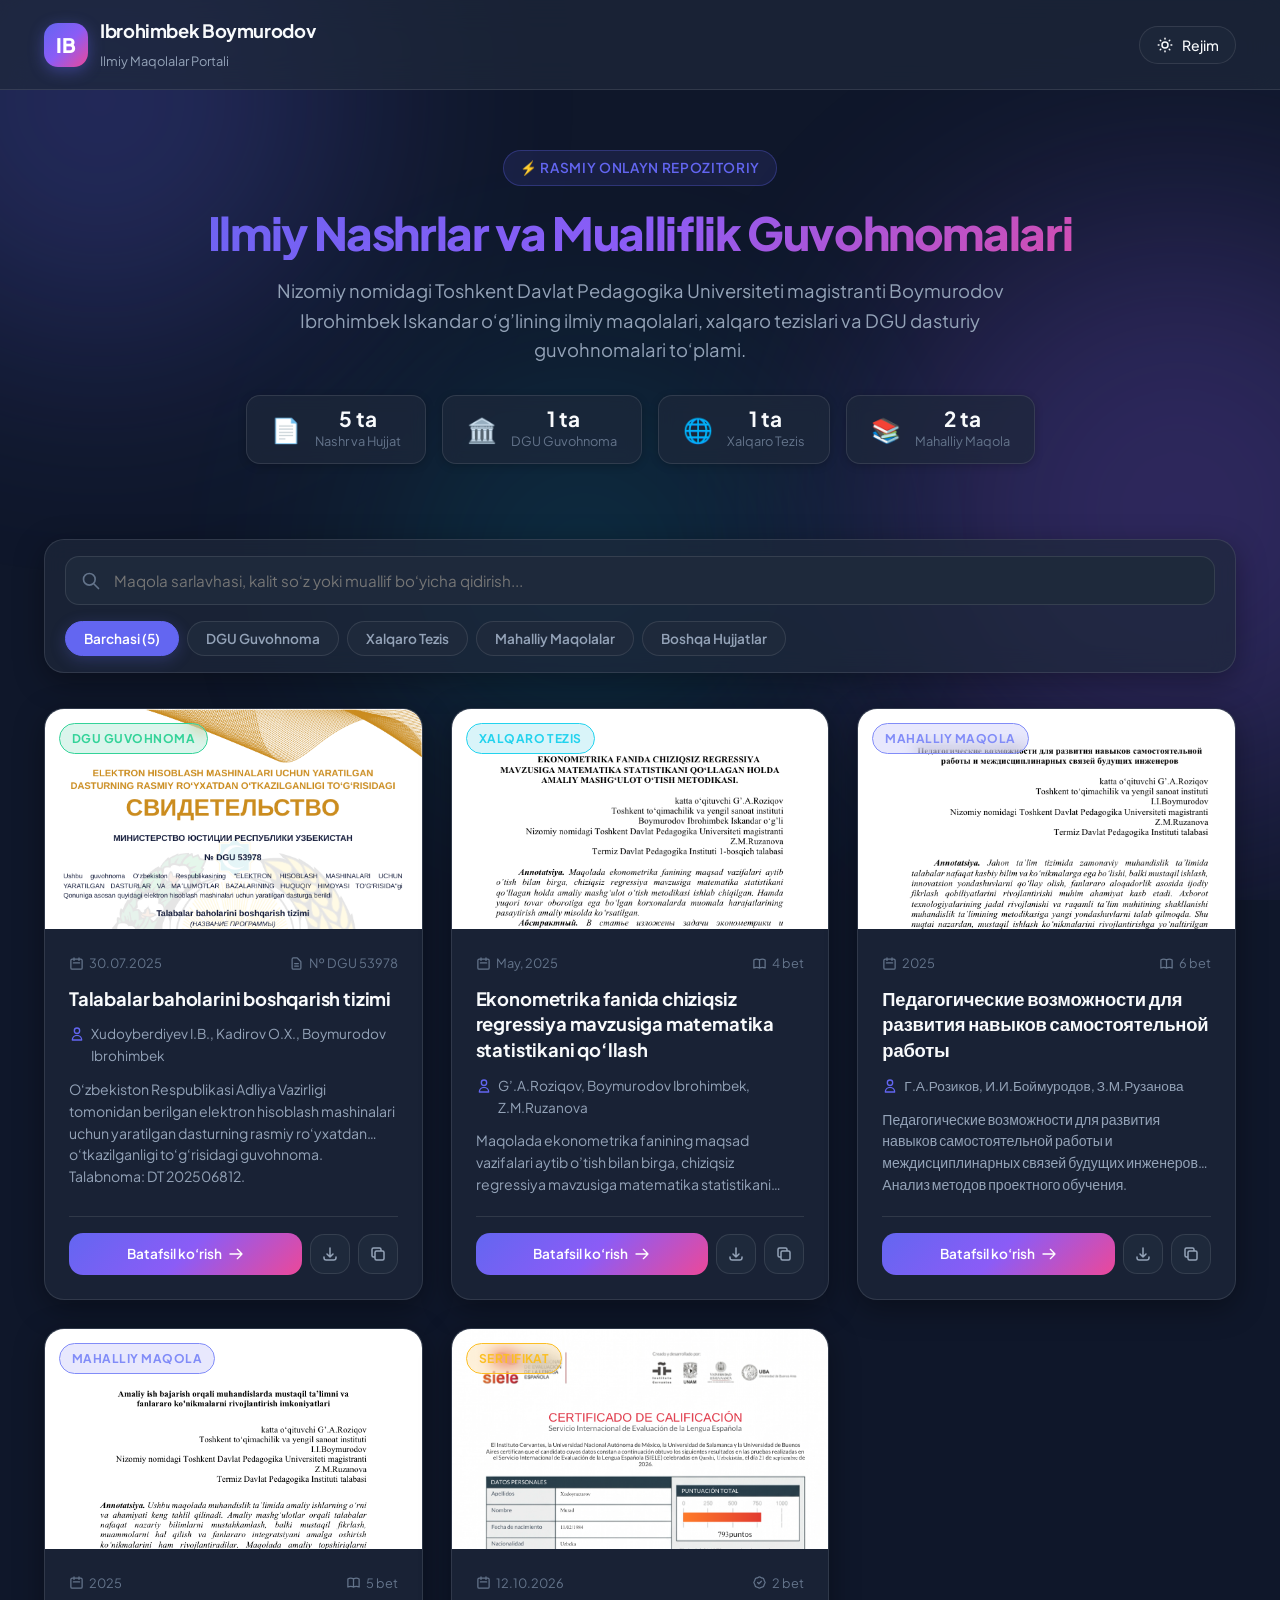
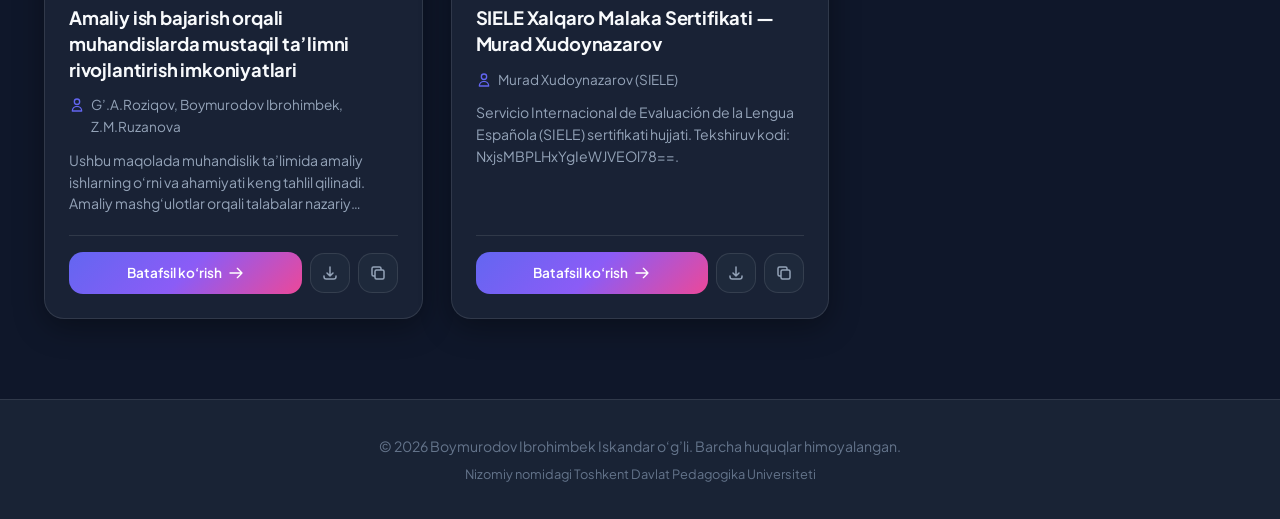
<file: index.html>
<!DOCTYPE html>
<html lang="uz" data-theme="dark">
<head>
  <meta charset="UTF-8">
  <meta name="viewport" content="width=device-width, initial-scale=1.0">
  <title>Boymurodov Ibrohimbek — Ilmiy Maqolalar va Guvohnomalar Portali</title>
  <meta name="description" content="Boymurodov Ibrohimbek Iskandar o‘g’lining ilmiy maqolalari, tezislari va DGU mualliflik guvohnomalari rasmiy onlayn portali.">
  <link rel="icon" href="data:image/svg+xml,<svg xmlns='http://www.w3.org/2000/svg' viewBox='0 0 100 100'><text y='.9em' font-size='90'>🎓</text></svg>">
  <link rel="stylesheet" href="style.css">
</head>
<body>
  <!-- Ambient background glow elements -->
  <div class="bg-ambient">
    <div class="glow-orb glow-1"></div>
    <div class="glow-orb glow-2"></div>
    <div class="glow-orb glow-3"></div>
  </div>

  <!-- Top Navigation -->
  <nav class="navbar">
    <div class="container nav-container">
      <a href="index.html" class="logo-wrapper">
        <div class="logo-icon">IB</div>
        <div class="logo-text">
          <h1>Ibrohimbek Boymurodov</h1>
          <span>Ilmiy Maqolalar Portali</span>
        </div>
      </a>
      <div class="nav-actions">
        <button id="theme-toggle-btn" class="theme-toggle-btn" title="Mavzuni almashtirish">
          <svg id="theme-icon" width="18" height="18" fill="none" stroke="currentColor" viewBox="0 0 24 24">
            <path stroke-linecap="round" stroke-linejoin="round" stroke-width="2" d="M12 3v1m0 16v1m9-9h-1M4 12H3m15.364 6.364l-.707-.707M6.343 6.343l-.707-.707m12.728 0l-.707.707M6.343 17.657l-.707.707M16 12a4 4 0 11-8 0 4 4 0 018 0z" />
          </svg>
          <span class="theme-text">Rejim</span>
        </button>
      </div>
    </div>
  </nav>

  <!-- Main Content -->
  <main class="container">
    <!-- Hero Section -->
    <section class="hero">
      <div class="hero-pill">
        <span>⚡ Rasmiy Onlayn Repozitoriy</span>
      </div>
      <h2 class="hero-title">Ilmiy Nashrlar va Mualliflik Guvohnomalari</h2>
      <p class="hero-subtitle">
        Nizomiy nomidagi Toshkent Davlat Pedagogika Universiteti magistranti Boymurodov Ibrohimbek Iskandar o‘g’lining ilmiy maqolalari, xalqaro tezislari va DGU dasturiy guvohnomalari to‘plami.
      </p>

      <!-- Stats Bar -->
      <div class="stats-row">
        <div class="stat-chip">
          <div class="stat-icon">📄</div>
          <div class="stat-info">
            <div class="stat-num">5 ta</div>
            <div class="stat-label">Nashr va Hujjat</div>
          </div>
        </div>
        <div class="stat-chip">
          <div class="stat-icon">🏛️</div>
          <div class="stat-info">
            <div class="stat-num">1 ta</div>
            <div class="stat-label">DGU Guvohnoma</div>
          </div>
        </div>
        <div class="stat-chip">
          <div class="stat-icon">🌐</div>
          <div class="stat-info">
            <div class="stat-num">1 ta</div>
            <div class="stat-label">Xalqaro Tezis</div>
          </div>
        </div>
        <div class="stat-chip">
          <div class="stat-icon">📚</div>
          <div class="stat-info">
            <div class="stat-num">2 ta</div>
            <div class="stat-label">Mahalliy Maqola</div>
          </div>
        </div>
      </div>
    </section>

    <!-- Controls Bar: Search & Category Filter -->
    <section class="controls-bar">
      <div class="search-box-wrap">
        <svg class="search-icon" width="20" height="20" fill="none" stroke="currentColor" viewBox="0 0 24 24">
          <path stroke-linecap="round" stroke-linejoin="round" stroke-width="2" d="M21 21l-6-6m2-5a7 7 0 11-14 0 7 7 0 0114 0z" />
        </svg>
        <input type="text" id="search-input" class="search-input" placeholder="Maqola sarlavhasi, kalit so‘z yoki muallif bo‘yicha qidirish..." autocomplete="off">
      </div>

      <div class="filter-pills">
        <button class="filter-btn active" data-filter="all">Barchasi (5)</button>
        <button class="filter-btn" data-filter="dgu">DGU Guvohnoma</button>
        <button class="filter-btn" data-filter="tezis">Xalqaro Tezis</button>
        <button class="filter-btn" data-filter="maqola">Mahalliy Maqolalar</button>
        <button class="filter-btn" data-filter="cert">Boshqa Hujjatlar</button>
      </div>
    </section>

    <!-- Articles Grid -->
    <section class="articles-grid" id="articles-container">

      <!-- Item 1: DGU 53978 -->
      <article class="article-card" data-category="dgu">
        <div class="card-thumbnail-wrap">
          <div class="card-overlay-badge">
            <span class="badge badge-dgu">DGU Guvohnoma</span>
          </div>
          <img src="previews/dgu-53978.pdf.png" alt="DGU 53978 Guvohnoma" class="card-thumbnail" loading="lazy">
        </div>
        <div class="card-content">
          <div class="card-meta-row">
            <span class="meta-item">
              <svg width="15" height="15" fill="none" stroke="currentColor" viewBox="0 0 24 24"><path stroke-linecap="round" stroke-linejoin="round" stroke-width="2" d="M8 7V3m8 4V3m-9 8h10M5 21h14a2 2 0 002-2V7a2 2 0 00-2-2H5a2 2 0 00-2 2v12a2 2 0 002 2z"/></svg>
              30.07.2025
            </span>
            <span class="meta-item">
              <svg width="15" height="15" fill="none" stroke="currentColor" viewBox="0 0 24 24"><path stroke-linecap="round" stroke-linejoin="round" stroke-width="2" d="M9 12h6m-6 4h6m2 5H7a2 2 0 01-2-2V5a2 2 0 012-2h5.586a1 1 0 01.707.293l5.414 5.414a1 1 0 01.293.707V19a2 2 0 01-2 2z"/></svg>
              № DGU 53978
            </span>
          </div>
          <h3 class="card-title">
            <a href="dgu-53978.html">Talabalar baholarini boshqarish tizimi</a>
          </h3>
          <div class="card-authors">
            <svg width="16" height="16" fill="none" stroke="currentColor" viewBox="0 0 24 24"><path stroke-linecap="round" stroke-linejoin="round" stroke-width="2" d="M16 7a4 4 0 11-8 0 4 4 0 018 0zM12 14a7 7 0 00-7 7h14a7 7 0 00-7-7z"/></svg>
            <span>Xudoyberdiyev I.B., Kadirov O.X., Boymurodov Ibrohimbek</span>
          </div>
          <p class="card-excerpt">
            O‘zbekiston Respublikasi Adliya Vazirligi tomonidan berilgan elektron hisoblash mashinalari uchun yaratilgan dasturning rasmiy ro‘yxatdan o‘tkazilganligi to‘g‘risidagi guvohnoma. Talabnoma: DT 202506812.
          </p>
          <div class="card-actions">
            <a href="dgu-53978.html" class="btn-primary">
              Batafsil ko‘rish
              <svg width="16" height="16" fill="none" stroke="currentColor" viewBox="0 0 24 24"><path stroke-linecap="round" stroke-linejoin="round" stroke-width="2" d="M14 5l7 7m0 0l-7 7m7-7H3"/></svg>
            </a>
            <a href="pdfs/dgu-53978.pdf" download class="btn-icon" title="PDF yuklab olish">
              <svg width="18" height="18" fill="none" stroke="currentColor" viewBox="0 0 24 24"><path stroke-linecap="round" stroke-linejoin="round" stroke-width="2" d="M4 16v1a3 3 0 003 3h10a3 3 0 003-3v-1m-4-4l-4 4m0 0l-4-4m4 4V4"/></svg>
            </a>
            <button onclick="copyLink(window.location.origin + window.location.pathname.replace('index.html', '') + 'dgu-53978.html', event)" class="btn-icon btn-icon-link" title="Havolani nusxalash">
              <svg width="18" height="18" fill="none" stroke="currentColor" viewBox="0 0 24 24"><path stroke-linecap="round" stroke-linejoin="round" stroke-width="2" d="M8 16H6a2 2 0 01-2-2V6a2 2 0 012-2h8a2 2 0 012 2v2m-6 12h8a2 2 0 002-2v-8a2 2 0 00-2-2h-8a2 2 0 00-2 2v8a2 2 0 002 2z"/></svg>
            </button>
          </div>
        </div>
      </article>

      <!-- Item 2: Ekonometrika Tezis -->
      <article class="article-card" data-category="tezis">
        <div class="card-thumbnail-wrap">
          <div class="card-overlay-badge">
            <span class="badge badge-tezis">Xalqaro Tezis</span>
          </div>
          <img src="previews/ekonometrika-chiziqsiz-regressiya.pdf.png" alt="Ekonometrika fanida chiziqsiz regressiya" class="card-thumbnail" loading="lazy">
        </div>
        <div class="card-content">
          <div class="card-meta-row">
            <span class="meta-item">
              <svg width="15" height="15" fill="none" stroke="currentColor" viewBox="0 0 24 24"><path stroke-linecap="round" stroke-linejoin="round" stroke-width="2" d="M8 7V3m8 4V3m-9 8h10M5 21h14a2 2 0 002-2V7a2 2 0 00-2-2H5a2 2 0 00-2 2v12a2 2 0 002 2z"/></svg>
              May, 2025
            </span>
            <span class="meta-item">
              <svg width="15" height="15" fill="none" stroke="currentColor" viewBox="0 0 24 24"><path stroke-linecap="round" stroke-linejoin="round" stroke-width="2" d="M12 6.253v13m0-13C10.832 5.477 9.246 5 7.5 5S4.168 5.477 3 6.253v13C4.168 18.477 5.754 18 7.5 18s3.332.477 4.5 1.253m0-13C13.168 5.477 14.754 5 16.5 5c1.747 0 3.332.477 4.5 1.253v13C19.832 18.477 18.247 18 16.5 18c-1.746 0-3.332.477-4.5 1.253"/></svg>
              4 bet
            </span>
          </div>
          <h3 class="card-title">
            <a href="ekonometrika-chiziqsiz-regressiya.html">Ekonometrika fanida chiziqsiz regressiya mavzusiga matematika statistikani qo‘llash</a>
          </h3>
          <div class="card-authors">
            <svg width="16" height="16" fill="none" stroke="currentColor" viewBox="0 0 24 24"><path stroke-linecap="round" stroke-linejoin="round" stroke-width="2" d="M16 7a4 4 0 11-8 0 4 4 0 018 0zM12 14a7 7 0 00-7 7h14a7 7 0 00-7-7z"/></svg>
            <span>G’.A.Roziqov, Boymurodov Ibrohimbek, Z.M.Ruzanova</span>
          </div>
          <p class="card-excerpt">
            Maqolada ekonometrika fanining maqsad vazifalari aytib o’tish bilan birga, chiziqsiz regressiya mavzusiga matematika statistikani qo‘llagan holda amaliy mashg‘ulot o‘tish metodikasi tahlil qilingan.
          </p>
          <div class="card-actions">
            <a href="ekonometrika-chiziqsiz-regressiya.html" class="btn-primary">
              Batafsil ko‘rish
              <svg width="16" height="16" fill="none" stroke="currentColor" viewBox="0 0 24 24"><path stroke-linecap="round" stroke-linejoin="round" stroke-width="2" d="M14 5l7 7m0 0l-7 7m7-7H3"/></svg>
            </a>
            <a href="pdfs/ekonometrika-chiziqsiz-regressiya.pdf" download class="btn-icon" title="PDF yuklab olish">
              <svg width="18" height="18" fill="none" stroke="currentColor" viewBox="0 0 24 24"><path stroke-linecap="round" stroke-linejoin="round" stroke-width="2" d="M4 16v1a3 3 0 003 3h10a3 3 0 003-3v-1m-4-4l-4 4m0 0l-4-4m4 4V4"/></svg>
            </a>
            <button onclick="copyLink(window.location.origin + window.location.pathname.replace('index.html', '') + 'ekonometrika-chiziqsiz-regressiya.html', event)" class="btn-icon btn-icon-link" title="Havolani nusxalash">
              <svg width="18" height="18" fill="none" stroke="currentColor" viewBox="0 0 24 24"><path stroke-linecap="round" stroke-linejoin="round" stroke-width="2" d="M8 16H6a2 2 0 01-2-2V6a2 2 0 012-2h8a2 2 0 012 2v2m-6 12h8a2 2 0 002-2v-8a2 2 0 00-2-2h-8a2 2 0 00-2 2v8a2 2 0 002 2z"/></svg>
            </button>
          </div>
        </div>
      </article>

      <!-- Item 3: Pedagogik imkoniyatlar -->
      <article class="article-card" data-category="maqola">
        <div class="card-thumbnail-wrap">
          <div class="card-overlay-badge">
            <span class="badge badge-maqola">Mahalliy Maqola</span>
          </div>
          <img src="previews/pedagogik-imkoniyatlar.pdf.png" alt="Педагогические возможности развития навыков" class="card-thumbnail" loading="lazy">
        </div>
        <div class="card-content">
          <div class="card-meta-row">
            <span class="meta-item">
              <svg width="15" height="15" fill="none" stroke="currentColor" viewBox="0 0 24 24"><path stroke-linecap="round" stroke-linejoin="round" stroke-width="2" d="M8 7V3m8 4V3m-9 8h10M5 21h14a2 2 0 002-2V7a2 2 0 00-2-2H5a2 2 0 00-2 2v12a2 2 0 002 2z"/></svg>
              2025
            </span>
            <span class="meta-item">
              <svg width="15" height="15" fill="none" stroke="currentColor" viewBox="0 0 24 24"><path stroke-linecap="round" stroke-linejoin="round" stroke-width="2" d="M12 6.253v13m0-13C10.832 5.477 9.246 5 7.5 5S4.168 5.477 3 6.253v13C4.168 18.477 5.754 18 7.5 18s3.332.477 4.5 1.253m0-13C13.168 5.477 14.754 5 16.5 5c1.747 0 3.332.477 4.5 1.253v13C19.832 18.477 18.247 18 16.5 18c-1.746 0-3.332.477-4.5 1.253"/></svg>
              6 bet
            </span>
          </div>
          <h3 class="card-title">
            <a href="pedagogik-imkoniyatlar.html">Педагогические возможности для развития навыков самостоятельной работы</a>
          </h3>
          <div class="card-authors">
            <svg width="16" height="16" fill="none" stroke="currentColor" viewBox="0 0 24 24"><path stroke-linecap="round" stroke-linejoin="round" stroke-width="2" d="M16 7a4 4 0 11-8 0 4 4 0 018 0zM12 14a7 7 0 00-7 7h14a7 7 0 00-7-7z"/></svg>
            <span>Г.А.Розиков, И.И.Боймуродов, З.М.Рузанова</span>
          </div>
          <p class="card-excerpt">
            Педагогические возможности для развития навыков самостоятельной работы и междисциплинарных связей будущих инженеров. Анализ методов проектного обучения.
          </p>
          <div class="card-actions">
            <a href="pedagogik-imkoniyatlar.html" class="btn-primary">
              Batafsil ko‘rish
              <svg width="16" height="16" fill="none" stroke="currentColor" viewBox="0 0 24 24"><path stroke-linecap="round" stroke-linejoin="round" stroke-width="2" d="M14 5l7 7m0 0l-7 7m7-7H3"/></svg>
            </a>
            <a href="pdfs/pedagogik-imkoniyatlar.pdf" download class="btn-icon" title="PDF yuklab olish">
              <svg width="18" height="18" fill="none" stroke="currentColor" viewBox="0 0 24 24"><path stroke-linecap="round" stroke-linejoin="round" stroke-width="2" d="M4 16v1a3 3 0 003 3h10a3 3 0 003-3v-1m-4-4l-4 4m0 0l-4-4m4 4V4"/></svg>
            </a>
            <button onclick="copyLink(window.location.origin + window.location.pathname.replace('index.html', '') + 'pedagogik-imkoniyatlar.html', event)" class="btn-icon btn-icon-link" title="Havolani nusxalash">
              <svg width="18" height="18" fill="none" stroke="currentColor" viewBox="0 0 24 24"><path stroke-linecap="round" stroke-linejoin="round" stroke-width="2" d="M8 16H6a2 2 0 01-2-2V6a2 2 0 012-2h8a2 2 0 012 2v2m-6 12h8a2 2 0 002-2v-8a2 2 0 00-2-2h-8a2 2 0 00-2 2v8a2 2 0 002 2z"/></svg>
            </button>
          </div>
        </div>
      </article>

      <!-- Item 4: Muhandislarda mustaqil ta'lim -->
      <article class="article-card" data-category="maqola">
        <div class="card-thumbnail-wrap">
          <div class="card-overlay-badge">
            <span class="badge badge-maqola">Mahalliy Maqola</span>
          </div>
          <img src="previews/muhandislikda-mustaqil-talim.pdf.png" alt="Muhandislarda mustaqil ta'lim" class="card-thumbnail" loading="lazy">
        </div>
        <div class="card-content">
          <div class="card-meta-row">
            <span class="meta-item">
              <svg width="15" height="15" fill="none" stroke="currentColor" viewBox="0 0 24 24"><path stroke-linecap="round" stroke-linejoin="round" stroke-width="2" d="M8 7V3m8 4V3m-9 8h10M5 21h14a2 2 0 002-2V7a2 2 0 00-2-2H5a2 2 0 00-2 2v12a2 2 0 002 2z"/></svg>
              2025
            </span>
            <span class="meta-item">
              <svg width="15" height="15" fill="none" stroke="currentColor" viewBox="0 0 24 24"><path stroke-linecap="round" stroke-linejoin="round" stroke-width="2" d="M12 6.253v13m0-13C10.832 5.477 9.246 5 7.5 5S4.168 5.477 3 6.253v13C4.168 18.477 5.754 18 7.5 18s3.332.477 4.5 1.253m0-13C13.168 5.477 14.754 5 16.5 5c1.747 0 3.332.477 4.5 1.253v13C19.832 18.477 18.247 18 16.5 18c-1.746 0-3.332.477-4.5 1.253"/></svg>
              5 bet
            </span>
          </div>
          <h3 class="card-title">
            <a href="muhandislikda-mustaqil-talim.html">Amaliy ish bajarish orqali muhandislarda mustaqil ta’limni rivojlantirish imkoniyatlari</a>
          </h3>
          <div class="card-authors">
            <svg width="16" height="16" fill="none" stroke="currentColor" viewBox="0 0 24 24"><path stroke-linecap="round" stroke-linejoin="round" stroke-width="2" d="M16 7a4 4 0 11-8 0 4 4 0 018 0zM12 14a7 7 0 00-7 7h14a7 7 0 00-7-7z"/></svg>
            <span>G’.A.Roziqov, Boymurodov Ibrohimbek, Z.M.Ruzanova</span>
          </div>
          <p class="card-excerpt">
            Ushbu maqolada muhandislik ta’limida amaliy ishlarning o‘rni va ahamiyati keng tahlil qilinadi. Amaliy mashg‘ulotlar orqali talabalar nazariy bilimlarni mustahkamlaydi.
          </p>
          <div class="card-actions">
            <a href="muhandislikda-mustaqil-talim.html" class="btn-primary">
              Batafsil ko‘rish
              <svg width="16" height="16" fill="none" stroke="currentColor" viewBox="0 0 24 24"><path stroke-linecap="round" stroke-linejoin="round" stroke-width="2" d="M14 5l7 7m0 0l-7 7m7-7H3"/></svg>
            </a>
            <a href="pdfs/muhandislikda-mustaqil-talim.pdf" download class="btn-icon" title="PDF yuklab olish">
              <svg width="18" height="18" fill="none" stroke="currentColor" viewBox="0 0 24 24"><path stroke-linecap="round" stroke-linejoin="round" stroke-width="2" d="M4 16v1a3 3 0 003 3h10a3 3 0 003-3v-1m-4-4l-4 4m0 0l-4-4m4 4V4"/></svg>
            </a>
            <button onclick="copyLink(window.location.origin + window.location.pathname.replace('index.html', '') + 'muhandislikda-mustaqil-talim.html', event)" class="btn-icon btn-icon-link" title="Havolani nusxalash">
              <svg width="18" height="18" fill="none" stroke="currentColor" viewBox="0 0 24 24"><path stroke-linecap="round" stroke-linejoin="round" stroke-width="2" d="M8 16H6a2 2 0 01-2-2V6a2 2 0 012-2h8a2 2 0 012 2v2m-6 12h8a2 2 0 002-2v-8a2 2 0 00-2-2h-8a2 2 0 00-2 2v8a2 2 0 002 2z"/></svg>
            </button>
          </div>
        </div>
      </article>

      <!-- Item 5: Xudoynazarov Murad -->
      <article class="article-card" data-category="cert">
        <div class="card-thumbnail-wrap">
          <div class="card-overlay-badge">
            <span class="badge badge-cert">Sertifikat</span>
          </div>
          <img src="previews/xudoynazarov-murad.pdf.png" alt="Murad Xudoynazarov SIELE Sertifikati" class="card-thumbnail" loading="lazy">
        </div>
        <div class="card-content">
          <div class="card-meta-row">
            <span class="meta-item">
              <svg width="15" height="15" fill="none" stroke="currentColor" viewBox="0 0 24 24"><path stroke-linecap="round" stroke-linejoin="round" stroke-width="2" d="M8 7V3m8 4V3m-9 8h10M5 21h14a2 2 0 002-2V7a2 2 0 00-2-2H5a2 2 0 00-2 2v12a2 2 0 002 2z"/></svg>
              12.10.2026
            </span>
            <span class="meta-item">
              <svg width="15" height="15" fill="none" stroke="currentColor" viewBox="0 0 24 24"><path stroke-linecap="round" stroke-linejoin="round" stroke-width="2" d="M9 12l2 2 4-4M7.835 4.697a3.42 3.42 0 001.946-.806 3.42 3.42 0 014.438 0 3.42 3.42 0 001.946.806 3.42 3.42 0 013.138 3.138 3.42 3.42 0 00.806 1.946 3.42 3.42 0 010 4.438 3.42 3.42 0 00-.806 1.946 3.42 3.42 0 01-3.138 3.138 3.42 3.42 0 00-1.946.806 3.42 3.42 0 01-4.438 0 3.42 3.42 0 00-1.946-.806 3.42 3.42 0 01-3.138-3.138 3.42 3.42 0 00-.806-1.946 3.42 3.42 0 010-4.438 3.42 3.42 0 00.806-1.946 3.42 3.42 0 013.138-3.138z"/></svg>
              2 bet
            </span>
          </div>
          <h3 class="card-title">
            <a href="xudoynazarov-murad.html">SIELE Xalqaro Malaka Sertifikati — Murad Xudoynazarov</a>
          </h3>
          <div class="card-authors">
            <svg width="16" height="16" fill="none" stroke="currentColor" viewBox="0 0 24 24"><path stroke-linecap="round" stroke-linejoin="round" stroke-width="2" d="M16 7a4 4 0 11-8 0 4 4 0 018 0zM12 14a7 7 0 00-7 7h14a7 7 0 00-7-7z"/></svg>
            <span>Murad Xudoynazarov (SIELE)</span>
          </div>
          <p class="card-excerpt">
            Servicio Internacional de Evaluación de la Lengua Española (SIELE) sertifikati hujjati. Tekshiruv kodi: NxjsMBPLHxYgIeWJVEOl78==.
          </p>
          <div class="card-actions">
            <a href="xudoynazarov-murad.html" class="btn-primary">
              Batafsil ko‘rish
              <svg width="16" height="16" fill="none" stroke="currentColor" viewBox="0 0 24 24"><path stroke-linecap="round" stroke-linejoin="round" stroke-width="2" d="M14 5l7 7m0 0l-7 7m7-7H3"/></svg>
            </a>
            <a href="pdfs/xudoynazarov-murad.pdf" download class="btn-icon" title="PDF yuklab olish">
              <svg width="18" height="18" fill="none" stroke="currentColor" viewBox="0 0 24 24"><path stroke-linecap="round" stroke-linejoin="round" stroke-width="2" d="M4 16v1a3 3 0 003 3h10a3 3 0 003-3v-1m-4-4l-4 4m0 0l-4-4m4 4V4"/></svg>
            </a>
            <button onclick="copyLink(window.location.origin + window.location.pathname.replace('index.html', '') + 'xudoynazarov-murad.html', event)" class="btn-icon btn-icon-link" title="Havolani nusxalash">
              <svg width="18" height="18" fill="none" stroke="currentColor" viewBox="0 0 24 24"><path stroke-linecap="round" stroke-linejoin="round" stroke-width="2" d="M8 16H6a2 2 0 01-2-2V6a2 2 0 012-2h8a2 2 0 012 2v2m-6 12h8a2 2 0 002-2v-8a2 2 0 00-2-2h-8a2 2 0 00-2 2v8a2 2 0 002 2z"/></svg>
            </button>
          </div>
        </div>
      </article>

    </section>

    <div id="no-results" style="display: none; text-align: center; padding: 60px 20px; color: var(--text-muted);">
      <svg width="48" height="48" fill="none" stroke="currentColor" viewBox="0 0 24 24" style="margin: 0 auto 16px auto; opacity: 0.5;"><path stroke-linecap="round" stroke-linejoin="round" stroke-width="1.5" d="M9.172 16.172a4 4 0 015.656 0M9 10h.01M15 10h.01M21 12a9 9 0 11-18 0 9 9 0 0118 0z"/></svg>
      <h3>Hech narsa topilmadi</h3>
      <p>Iltimos, boshqa qidiruv so‘zini kiriting yoki filtrni bekor qiling.</p>
    </div>
  </main>

  <!-- Footer -->
  <footer class="footer">
    <div class="container">
      <p>© 2026 Boymurodov Ibrohimbek Iskandar o‘g’li. Barcha huquqlar himoyalangan.</p>
      <p style="margin-top: 6px; font-size: 0.8rem;">Nizomiy nomidagi Toshkent Davlat Pedagogika Universiteti</p>
    </div>
  </footer>

  <script src="app.js"></script>
</body>
</html>
</file>
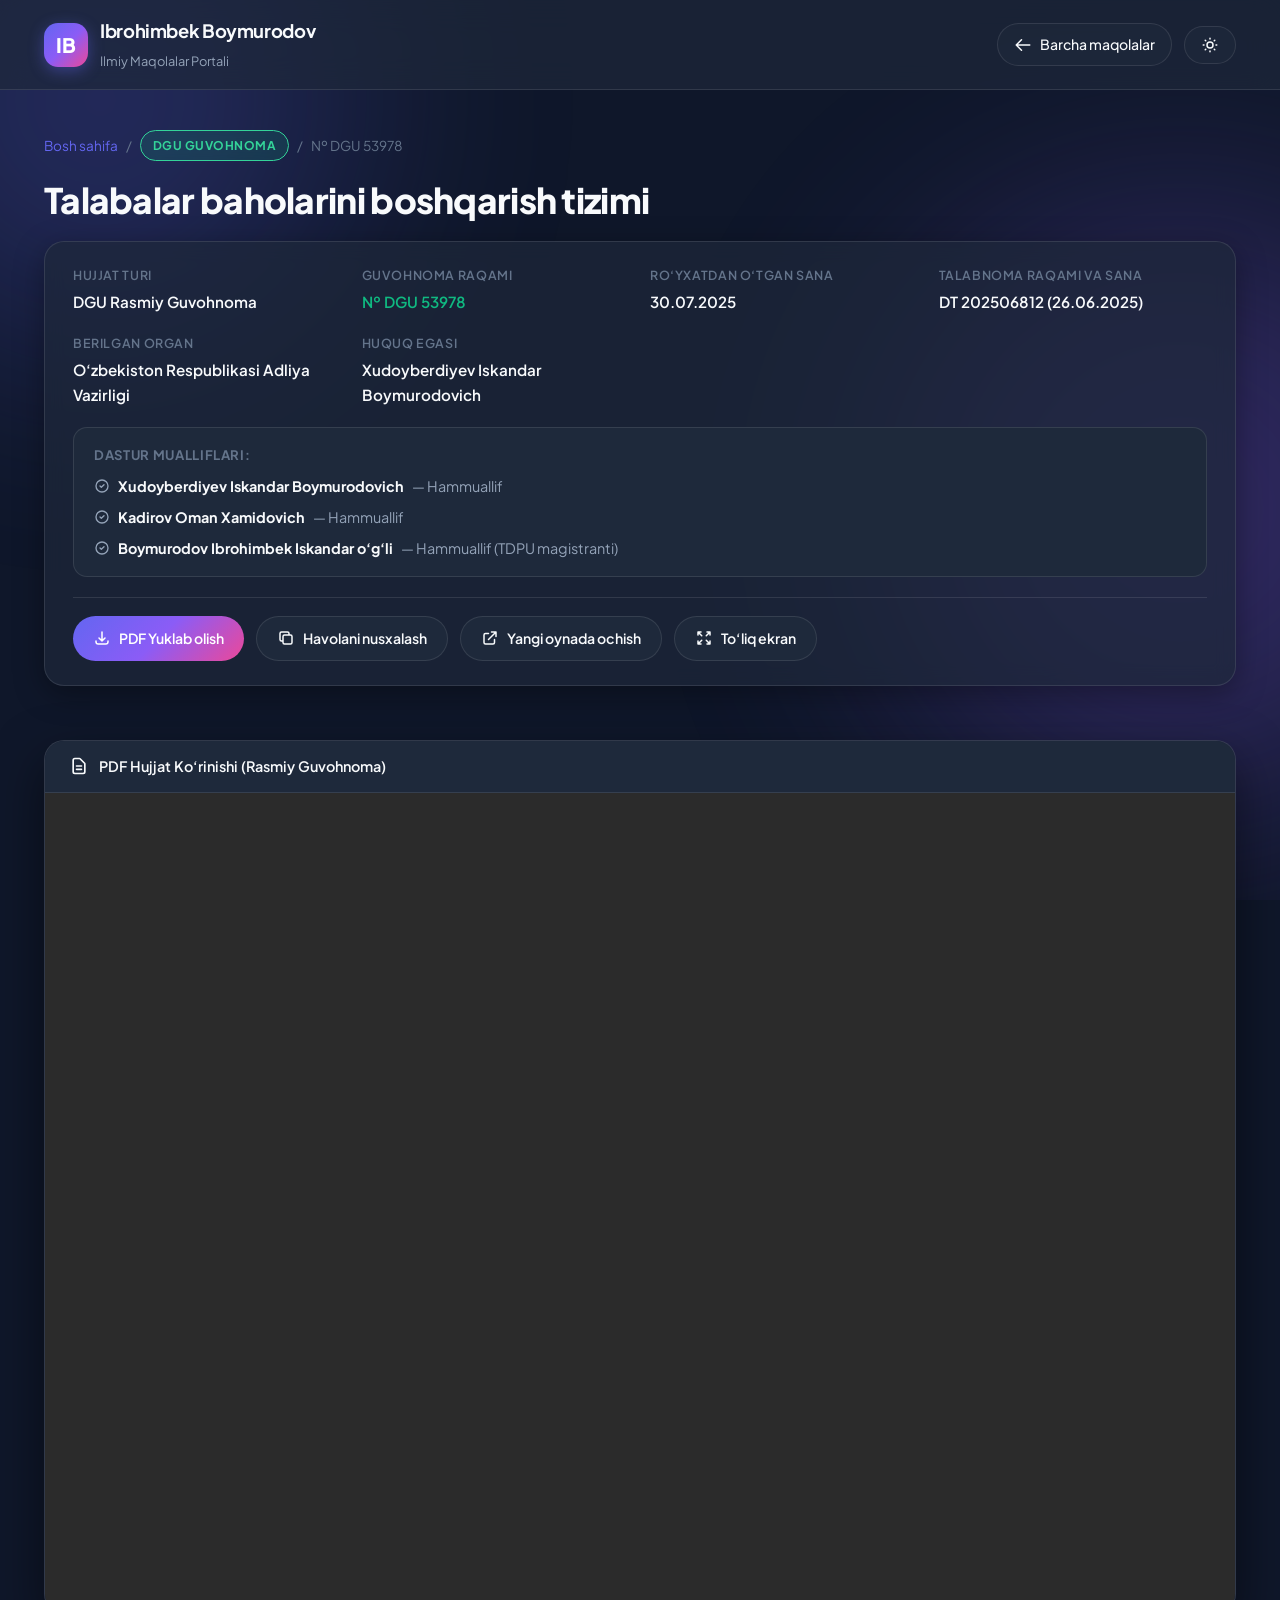
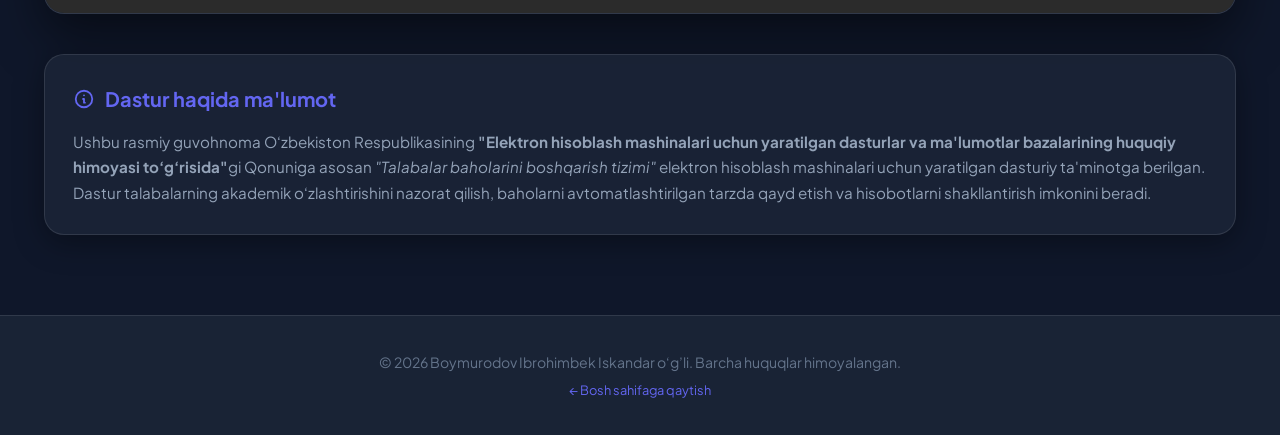
<file: dgu-53978.html>
<!DOCTYPE html>
<html lang="uz" data-theme="dark">
<head>
  <meta charset="UTF-8">
  <meta name="viewport" content="width=device-width, initial-scale=1.0">
  <title>Talabalar baholarini boshqarish tizimi — DGU 53978 Guvohnoma</title>
  <meta name="description" content="Elektron hisoblash mashinalari uchun yaratilgan dasturning rasmiy ro‘yxatdan o‘tkazilganligi to‘g‘risidagi guvohnoma: № DGU 53978. Muallif: Boymurodov Ibrohimbek.">
  <link rel="icon" href="data:image/svg+xml,<svg xmlns='http://www.w3.org/2000/svg' viewBox='0 0 100 100'><text y='.9em' font-size='90'>🎓</text></svg>">
  <link rel="stylesheet" href="style.css">
</head>
<body>
  <div class="bg-ambient">
    <div class="glow-orb glow-1"></div>
    <div class="glow-orb glow-2"></div>
  </div>

  <nav class="navbar">
    <div class="container nav-container">
      <a href="index.html" class="logo-wrapper">
        <div class="logo-icon">IB</div>
        <div class="logo-text">
          <h1>Ibrohimbek Boymurodov</h1>
          <span>Ilmiy Maqolalar Portali</span>
        </div>
      </a>
      <div class="nav-actions">
        <a href="index.html" class="nav-btn">
          <svg width="18" height="18" fill="none" stroke="currentColor" viewBox="0 0 24 24"><path stroke-linecap="round" stroke-linejoin="round" stroke-width="2" d="M10 19l-7-7m0 0l7-7m-7 7h18"/></svg>
          Barcha maqolalar
        </a>
        <button id="theme-toggle-btn" class="theme-toggle-btn" title="Mavzuni almashtirish">
          <svg id="theme-icon" width="18" height="18" fill="none" stroke="currentColor" viewBox="0 0 24 24">
            <path stroke-linecap="round" stroke-linejoin="round" stroke-width="2" d="M12 3v1m0 16v1m9-9h-1M4 12H3m15.364 6.364l-.707-.707M6.343 6.343l-.707-.707m12.728 0l-.707.707M6.343 17.657l-.707.707M16 12a4 4 0 11-8 0 4 4 0 018 0z" />
          </svg>
        </button>
      </div>
    </div>
  </nav>

  <main class="container">
    <header class="article-header">
      <div class="breadcrumb">
        <a href="index.html">Bosh sahifa</a>
        <span>/</span>
        <span class="badge badge-dgu">DGU Guvohnoma</span>
        <span>/</span>
        <span>№ DGU 53978</span>
      </div>

      <h1 class="single-title">Talabalar baholarini boshqarish tizimi</h1>

      <div class="article-meta-card">
        <div class="meta-grid">
          <div class="meta-cell">
            <span class="meta-label">Hujjat turi</span>
            <span class="meta-value">DGU Rasmiy Guvohnoma</span>
          </div>
          <div class="meta-cell">
            <span class="meta-label">Guvohnoma raqami</span>
            <span class="meta-value" style="color: var(--accent-emerald);">№ DGU 53978</span>
          </div>
          <div class="meta-cell">
            <span class="meta-label">Ro‘yxatdan o‘tgan sana</span>
            <span class="meta-value">30.07.2025</span>
          </div>
          <div class="meta-cell">
            <span class="meta-label">Talabnoma raqami va sana</span>
            <span class="meta-value">DT 202506812 (26.06.2025)</span>
          </div>
          <div class="meta-cell">
            <span class="meta-label">Berilgan organ</span>
            <span class="meta-value">O‘zbekiston Respublikasi Adliya Vazirligi</span>
          </div>
          <div class="meta-cell">
            <span class="meta-label">Huquq egasi</span>
            <span class="meta-value">Xudoyberdiyev Iskandar Boymurodovich</span>
          </div>
        </div>

        <div class="meta-authors-list">
          <h4>Dastur Mualliflari:</h4>
          <ul>
            <li>
              <svg width="16" height="16" fill="none" stroke="currentColor" viewBox="0 0 24 24"><path stroke-linecap="round" stroke-linejoin="round" stroke-width="2" d="M9 12l2 2 4-4m6 2a9 9 0 11-18 0 9 9 0 0118 0z"/></svg>
              <strong>Xudoyberdiyev Iskandar Boymurodovich</strong> — Hammuallif
            </li>
            <li>
              <svg width="16" height="16" fill="none" stroke="currentColor" viewBox="0 0 24 24"><path stroke-linecap="round" stroke-linejoin="round" stroke-width="2" d="M9 12l2 2 4-4m6 2a9 9 0 11-18 0 9 9 0 0118 0z"/></svg>
              <strong>Kadirov Oman Xamidovich</strong> — Hammuallif
            </li>
            <li>
              <svg width="16" height="16" fill="none" stroke="currentColor" viewBox="0 0 24 24"><path stroke-linecap="round" stroke-linejoin="round" stroke-width="2" d="M9 12l2 2 4-4m6 2a9 9 0 11-18 0 9 9 0 0118 0z"/></svg>
              <strong>Boymurodov Ibrohimbek Iskandar o‘g‘li</strong> — Hammuallif (TDPU magistranti)
            </li>
          </ul>
        </div>

        <div class="article-toolbar">
          <a href="pdfs/dgu-53978.pdf" download class="btn-action btn-action-primary">
            <svg width="18" height="18" fill="none" stroke="currentColor" viewBox="0 0 24 24"><path stroke-linecap="round" stroke-linejoin="round" stroke-width="2" d="M4 16v1a3 3 0 003 3h10a3 3 0 003-3v-1m-4-4l-4 4m0 0l-4-4m4 4V4"/></svg>
            PDF Yuklab olish
          </a>
          <button onclick="copyLink(window.location.href, event)" class="btn-action btn-action-secondary">
            <svg width="18" height="18" fill="none" stroke="currentColor" viewBox="0 0 24 24"><path stroke-linecap="round" stroke-linejoin="round" stroke-width="2" d="M8 16H6a2 2 0 01-2-2V6a2 2 0 012-2h8a2 2 0 012 2v2m-6 12h8a2 2 0 002-2v-8a2 2 0 00-2-2h-8a2 2 0 00-2 2v8a2 2 0 002 2z"/></svg>
            Havolani nusxalash
          </button>
          <a href="pdfs/dgu-53978.pdf" target="_blank" class="btn-action btn-action-secondary">
            <svg width="18" height="18" fill="none" stroke="currentColor" viewBox="0 0 24 24"><path stroke-linecap="round" stroke-linejoin="round" stroke-width="2" d="M10 6H6a2 2 0 00-2 2v10a2 2 0 002 2h10a2 2 0 002-2v-4M14 4h6m0 0v6m0-6L10 14"/></svg>
            Yangi oynada ochish
          </a>
          <button onclick="toggleFullscreenViewer()" class="btn-action btn-action-secondary">
            <svg width="18" height="18" fill="none" stroke="currentColor" viewBox="0 0 24 24"><path stroke-linecap="round" stroke-linejoin="round" stroke-width="2" d="M4 8V4m0 0h4M4 4l5 5m11-5h-4m4 0v4m0-4l-5 5M4 16v4m0 0h4m-4 0l5-5m11 5l-5-5m5 5v-4m0 4h-4"/></svg>
            To‘liq ekran
          </button>
        </div>
      </div>
    </header>

    <!-- PDF Viewer -->
    <section class="pdf-viewer-card">
      <div class="viewer-header">
        <div class="viewer-header-title">
          <svg width="20" height="20" fill="none" stroke="currentColor" viewBox="0 0 24 24"><path stroke-linecap="round" stroke-linejoin="round" stroke-width="2" d="M9 12h6m-6 4h6m2 5H7a2 2 0 01-2-2V5a2 2 0 012-2h5.586a1 1 0 01.707.293l5.414 5.414a1 1 0 01.293.707V19a2 2 0 01-2 2z"/></svg>
          <span>PDF Hujjat Ko‘rinishi (Rasmiy Guvohnoma)</span>
        </div>
      </div>
      <div class="viewer-frame-wrap">
        <iframe src="pdfs/dgu-53978.pdf#view=FitH" class="viewer-frame" title="DGU 53978 PDF Viewer"></iframe>
      </div>
    </section>

    <!-- Description -->
    <section class="abstract-card">
      <h3>
        <svg width="22" height="22" fill="none" stroke="currentColor" viewBox="0 0 24 24"><path stroke-linecap="round" stroke-linejoin="round" stroke-width="2" d="M13 16h-1v-4h-1m1-4h.01M21 12a9 9 0 11-18 0 9 9 0 0118 0z"/></svg>
        Dastur haqida ma'lumot
      </h3>
      <p>
        Ushbu rasmiy guvohnoma O‘zbekiston Respublikasining <strong>"Elektron hisoblash mashinalari uchun yaratilgan dasturlar va ma'lumotlar bazalarining huquqiy himoyasi to‘g‘risida"</strong>gi Qonuniga asosan <em>"Talabalar baholarini boshqarish tizimi"</em> elektron hisoblash mashinalari uchun yaratilgan dasturiy ta'minotga berilgan. Dastur talabalarning akademik o‘zlashtirishini nazorat qilish, baholarni avtomatlashtirilgan tarzda qayd etish va hisobotlarni shakllantirish imkonini beradi.
      </p>
    </section>
  </main>

  <footer class="footer">
    <div class="container">
      <p>© 2026 Boymurodov Ibrohimbek Iskandar o‘g’li. Barcha huquqlar himoyalangan.</p>
      <p style="margin-top: 6px; font-size: 0.8rem;"><a href="index.html">← Bosh sahifaga qaytish</a></p>
    </div>
  </footer>

  <script src="app.js"></script>
</body>
</html>
</file>
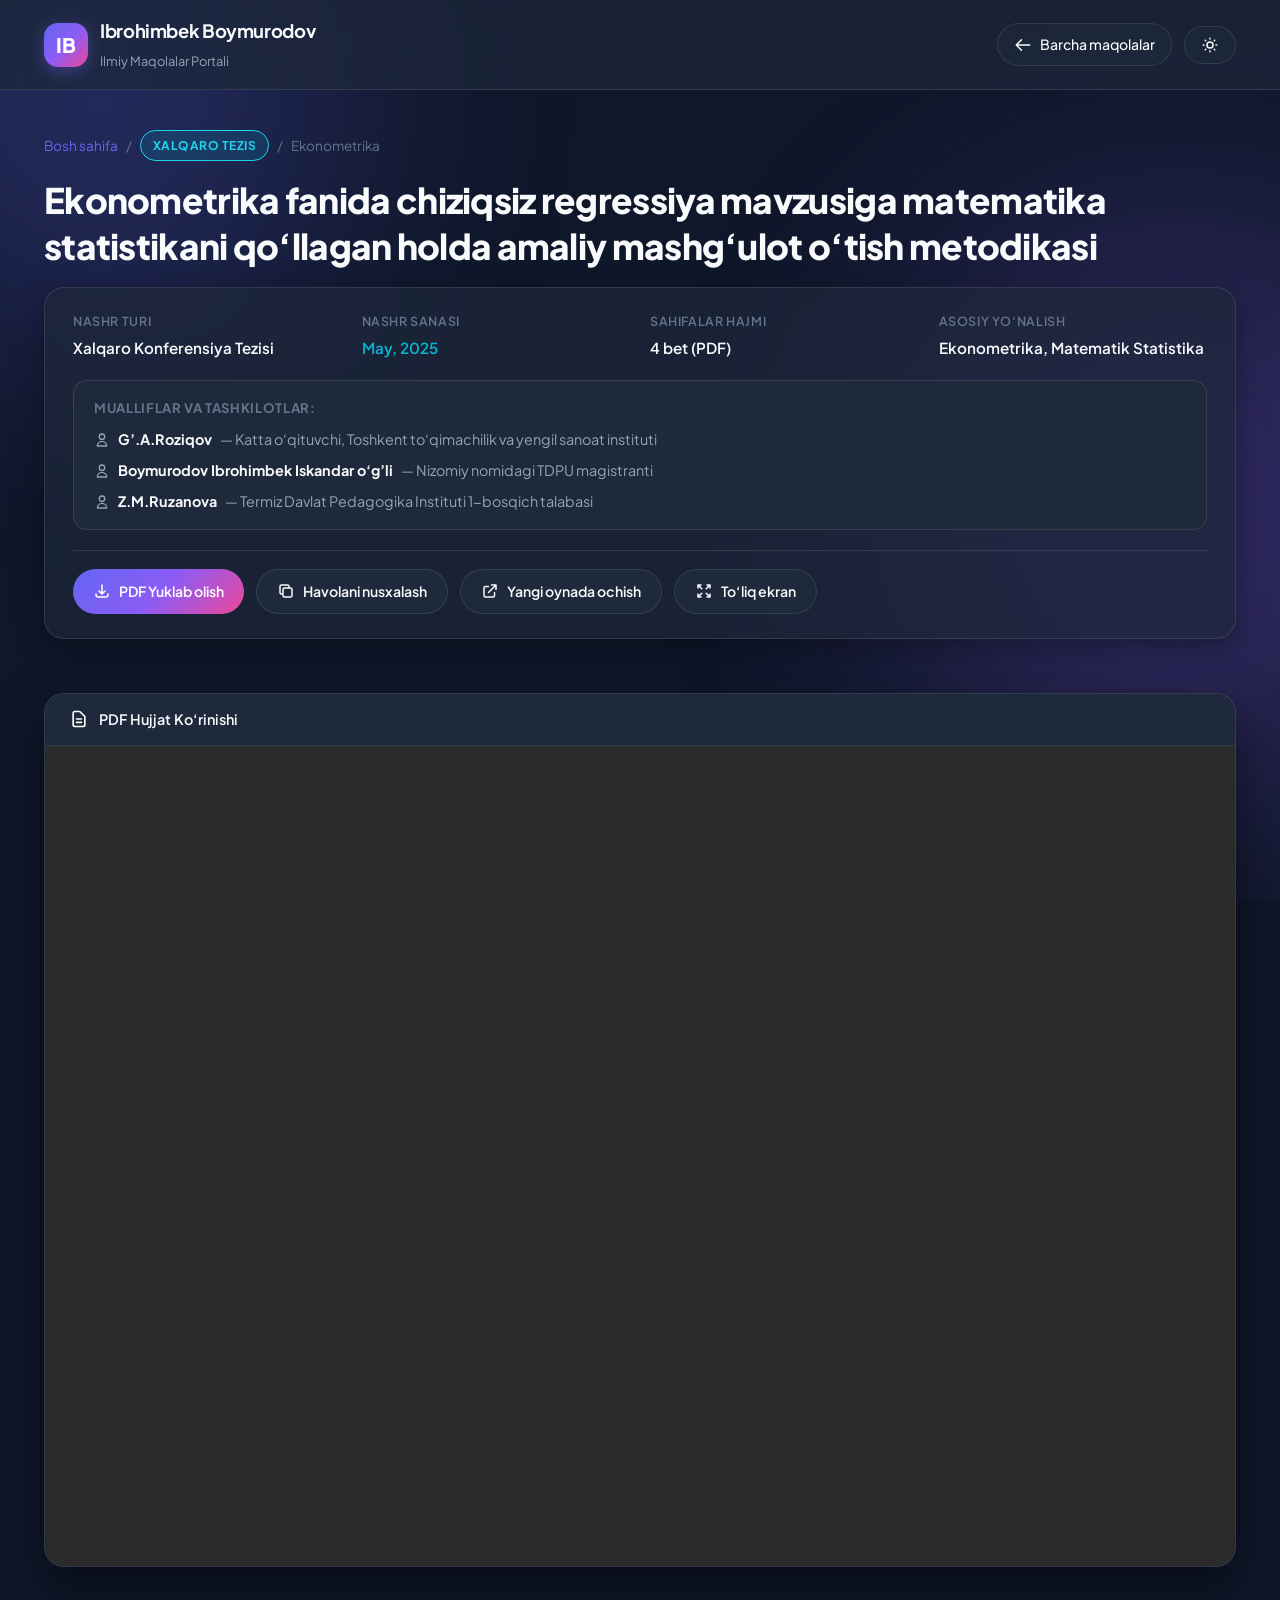
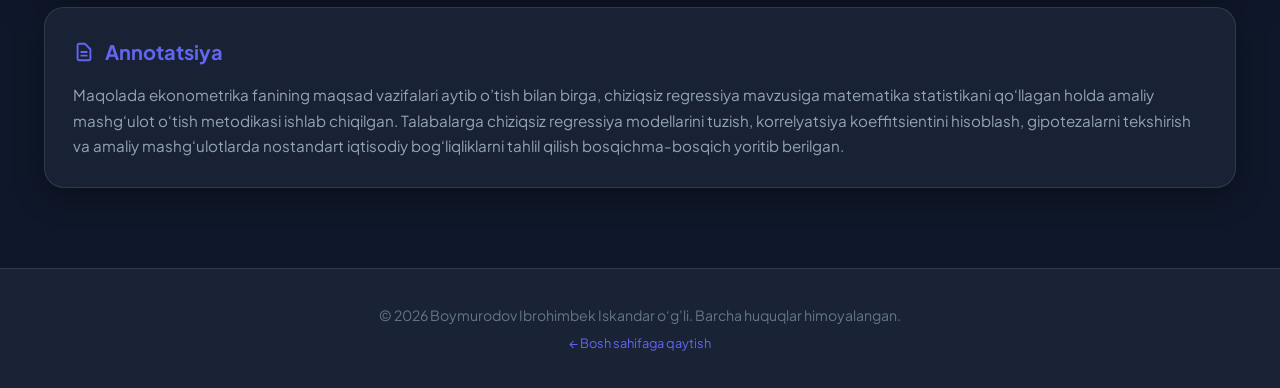
<file: ekonometrika-chiziqsiz-regressiya.html>
<!DOCTYPE html>
<html lang="uz" data-theme="dark">
<head>
  <meta charset="UTF-8">
  <meta name="viewport" content="width=device-width, initial-scale=1.0">
  <title>Ekonometrika fanida chiziqsiz regressiya mavzusiga matematika statistikani qo‘llash — Xalqaro Tezis</title>
  <meta name="description" content="Ekonometrika fanida chiziqsiz regressiya mavzusiga matematika statistikani qo‘llagan holda amaliy mashg‘ulot o‘tish metodikasi. Mualliflar: G’.A.Roziqov, Boymurodov Ibrohimbek.">
  <link rel="icon" href="data:image/svg+xml,<svg xmlns='http://www.w3.org/2000/svg' viewBox='0 0 100 100'><text y='.9em' font-size='90'>🎓</text></svg>">
  <link rel="stylesheet" href="style.css">
</head>
<body>
  <div class="bg-ambient">
    <div class="glow-orb glow-1"></div>
    <div class="glow-orb glow-2"></div>
  </div>

  <nav class="navbar">
    <div class="container nav-container">
      <a href="index.html" class="logo-wrapper">
        <div class="logo-icon">IB</div>
        <div class="logo-text">
          <h1>Ibrohimbek Boymurodov</h1>
          <span>Ilmiy Maqolalar Portali</span>
        </div>
      </a>
      <div class="nav-actions">
        <a href="index.html" class="nav-btn">
          <svg width="18" height="18" fill="none" stroke="currentColor" viewBox="0 0 24 24"><path stroke-linecap="round" stroke-linejoin="round" stroke-width="2" d="M10 19l-7-7m0 0l7-7m-7 7h18"/></svg>
          Barcha maqolalar
        </a>
        <button id="theme-toggle-btn" class="theme-toggle-btn" title="Mavzuni almashtirish">
          <svg id="theme-icon" width="18" height="18" fill="none" stroke="currentColor" viewBox="0 0 24 24">
            <path stroke-linecap="round" stroke-linejoin="round" stroke-width="2" d="M12 3v1m0 16v1m9-9h-1M4 12H3m15.364 6.364l-.707-.707M6.343 6.343l-.707-.707m12.728 0l-.707.707M6.343 17.657l-.707.707M16 12a4 4 0 11-8 0 4 4 0 018 0z" />
          </svg>
        </button>
      </div>
    </div>
  </nav>

  <main class="container">
    <header class="article-header">
      <div class="breadcrumb">
        <a href="index.html">Bosh sahifa</a>
        <span>/</span>
        <span class="badge badge-tezis">Xalqaro Tezis</span>
        <span>/</span>
        <span>Ekonometrika</span>
      </div>

      <h1 class="single-title">Ekonometrika fanida chiziqsiz regressiya mavzusiga matematika statistikani qo‘llagan holda amaliy mashg‘ulot o‘tish metodikasi</h1>

      <div class="article-meta-card">
        <div class="meta-grid">
          <div class="meta-cell">
            <span class="meta-label">Nashr turi</span>
            <span class="meta-value">Xalqaro Konferensiya Tezisi</span>
          </div>
          <div class="meta-cell">
            <span class="meta-label">Nashr sanasi</span>
            <span class="meta-value" style="color: var(--accent-cyan);">May, 2025</span>
          </div>
          <div class="meta-cell">
            <span class="meta-label">Sahifalar hajmi</span>
            <span class="meta-value">4 bet (PDF)</span>
          </div>
          <div class="meta-cell">
            <span class="meta-label">Asosiy yo‘nalish</span>
            <span class="meta-value">Ekonometrika, Matematik Statistika</span>
          </div>
        </div>

        <div class="meta-authors-list">
          <h4>Mualliflar va Tashkilotlar:</h4>
          <ul>
            <li>
              <svg width="16" height="16" fill="none" stroke="currentColor" viewBox="0 0 24 24"><path stroke-linecap="round" stroke-linejoin="round" stroke-width="2" d="M16 7a4 4 0 11-8 0 4 4 0 018 0zM12 14a7 7 0 00-7 7h14a7 7 0 00-7-7z"/></svg>
              <strong>G’.A.Roziqov</strong> — Katta o‘qituvchi, Toshkent to‘qimachilik va yengil sanoat instituti
            </li>
            <li>
              <svg width="16" height="16" fill="none" stroke="currentColor" viewBox="0 0 24 24"><path stroke-linecap="round" stroke-linejoin="round" stroke-width="2" d="M16 7a4 4 0 11-8 0 4 4 0 018 0zM12 14a7 7 0 00-7 7h14a7 7 0 00-7-7z"/></svg>
              <strong>Boymurodov Ibrohimbek Iskandar o‘g’li</strong> — Nizomiy nomidagi TDPU magistranti
            </li>
            <li>
              <svg width="16" height="16" fill="none" stroke="currentColor" viewBox="0 0 24 24"><path stroke-linecap="round" stroke-linejoin="round" stroke-width="2" d="M16 7a4 4 0 11-8 0 4 4 0 018 0zM12 14a7 7 0 00-7 7h14a7 7 0 00-7-7z"/></svg>
              <strong>Z.M.Ruzanova</strong> — Termiz Davlat Pedagogika Instituti 1-bosqich talabasi
            </li>
          </ul>
        </div>

        <div class="article-toolbar">
          <a href="pdfs/ekonometrika-chiziqsiz-regressiya.pdf" download class="btn-action btn-action-primary">
            <svg width="18" height="18" fill="none" stroke="currentColor" viewBox="0 0 24 24"><path stroke-linecap="round" stroke-linejoin="round" stroke-width="2" d="M4 16v1a3 3 0 003 3h10a3 3 0 003-3v-1m-4-4l-4 4m0 0l-4-4m4 4V4"/></svg>
            PDF Yuklab olish
          </a>
          <button onclick="copyLink(window.location.href, event)" class="btn-action btn-action-secondary">
            <svg width="18" height="18" fill="none" stroke="currentColor" viewBox="0 0 24 24"><path stroke-linecap="round" stroke-linejoin="round" stroke-width="2" d="M8 16H6a2 2 0 01-2-2V6a2 2 0 012-2h8a2 2 0 012 2v2m-6 12h8a2 2 0 002-2v-8a2 2 0 00-2-2h-8a2 2 0 00-2 2v8a2 2 0 002 2z"/></svg>
            Havolani nusxalash
          </button>
          <a href="pdfs/ekonometrika-chiziqsiz-regressiya.pdf" target="_blank" class="btn-action btn-action-secondary">
            <svg width="18" height="18" fill="none" stroke="currentColor" viewBox="0 0 24 24"><path stroke-linecap="round" stroke-linejoin="round" stroke-width="2" d="M10 6H6a2 2 0 00-2 2v10a2 2 0 002 2h10a2 2 0 002-2v-4M14 4h6m0 0v6m0-6L10 14"/></svg>
            Yangi oynada ochish
          </a>
          <button onclick="toggleFullscreenViewer()" class="btn-action btn-action-secondary">
            <svg width="18" height="18" fill="none" stroke="currentColor" viewBox="0 0 24 24"><path stroke-linecap="round" stroke-linejoin="round" stroke-width="2" d="M4 8V4m0 0h4M4 4l5 5m11-5h-4m4 0v4m0-4l-5 5M4 16v4m0 0h4m-4 0l5-5m11 5l-5-5m5 5v-4m0 4h-4"/></svg>
            To‘liq ekran
          </button>
        </div>
      </div>
    </header>

    <section class="pdf-viewer-card">
      <div class="viewer-header">
        <div class="viewer-header-title">
          <svg width="20" height="20" fill="none" stroke="currentColor" viewBox="0 0 24 24"><path stroke-linecap="round" stroke-linejoin="round" stroke-width="2" d="M9 12h6m-6 4h6m2 5H7a2 2 0 01-2-2V5a2 2 0 012-2h5.586a1 1 0 01.707.293l5.414 5.414a1 1 0 01.293.707V19a2 2 0 01-2 2z"/></svg>
          <span>PDF Hujjat Ko‘rinishi</span>
        </div>
      </div>
      <div class="viewer-frame-wrap">
        <iframe src="pdfs/ekonometrika-chiziqsiz-regressiya.pdf#view=FitH" class="viewer-frame" title="Ekonometrika Tezis PDF"></iframe>
      </div>
    </section>

    <section class="abstract-card">
      <h3>
        <svg width="22" height="22" fill="none" stroke="currentColor" viewBox="0 0 24 24"><path stroke-linecap="round" stroke-linejoin="round" stroke-width="2" d="M9 12h6m-6 4h6m2 5H7a2 2 0 01-2-2V5a2 2 0 012-2h5.586a1 1 0 01.707.293l5.414 5.414a1 1 0 01.293.707V19a2 2 0 01-2 2z"/></svg>
        Annotatsiya
      </h3>
      <p>
        Maqolada ekonometrika fanining maqsad vazifalari aytib o’tish bilan birga, chiziqsiz regressiya mavzusiga matematika statistikani qo‘llagan holda amaliy mashg‘ulot o‘tish metodikasi ishlab chiqilgan. Talabalarga chiziqsiz regressiya modellarini tuzish, korrelyatsiya koeffitsientini hisoblash, gipotezalarni tekshirish va amaliy mashg‘ulotlarda nostandart iqtisodiy bog‘liqliklarni tahlil qilish bosqichma-bosqich yoritib berilgan.
      </p>
    </section>
  </main>

  <footer class="footer">
    <div class="container">
      <p>© 2026 Boymurodov Ibrohimbek Iskandar o‘g’li. Barcha huquqlar himoyalangan.</p>
      <p style="margin-top: 6px; font-size: 0.8rem;"><a href="index.html">← Bosh sahifaga qaytish</a></p>
    </div>
  </footer>

  <script src="app.js"></script>
</body>
</html>
</file>
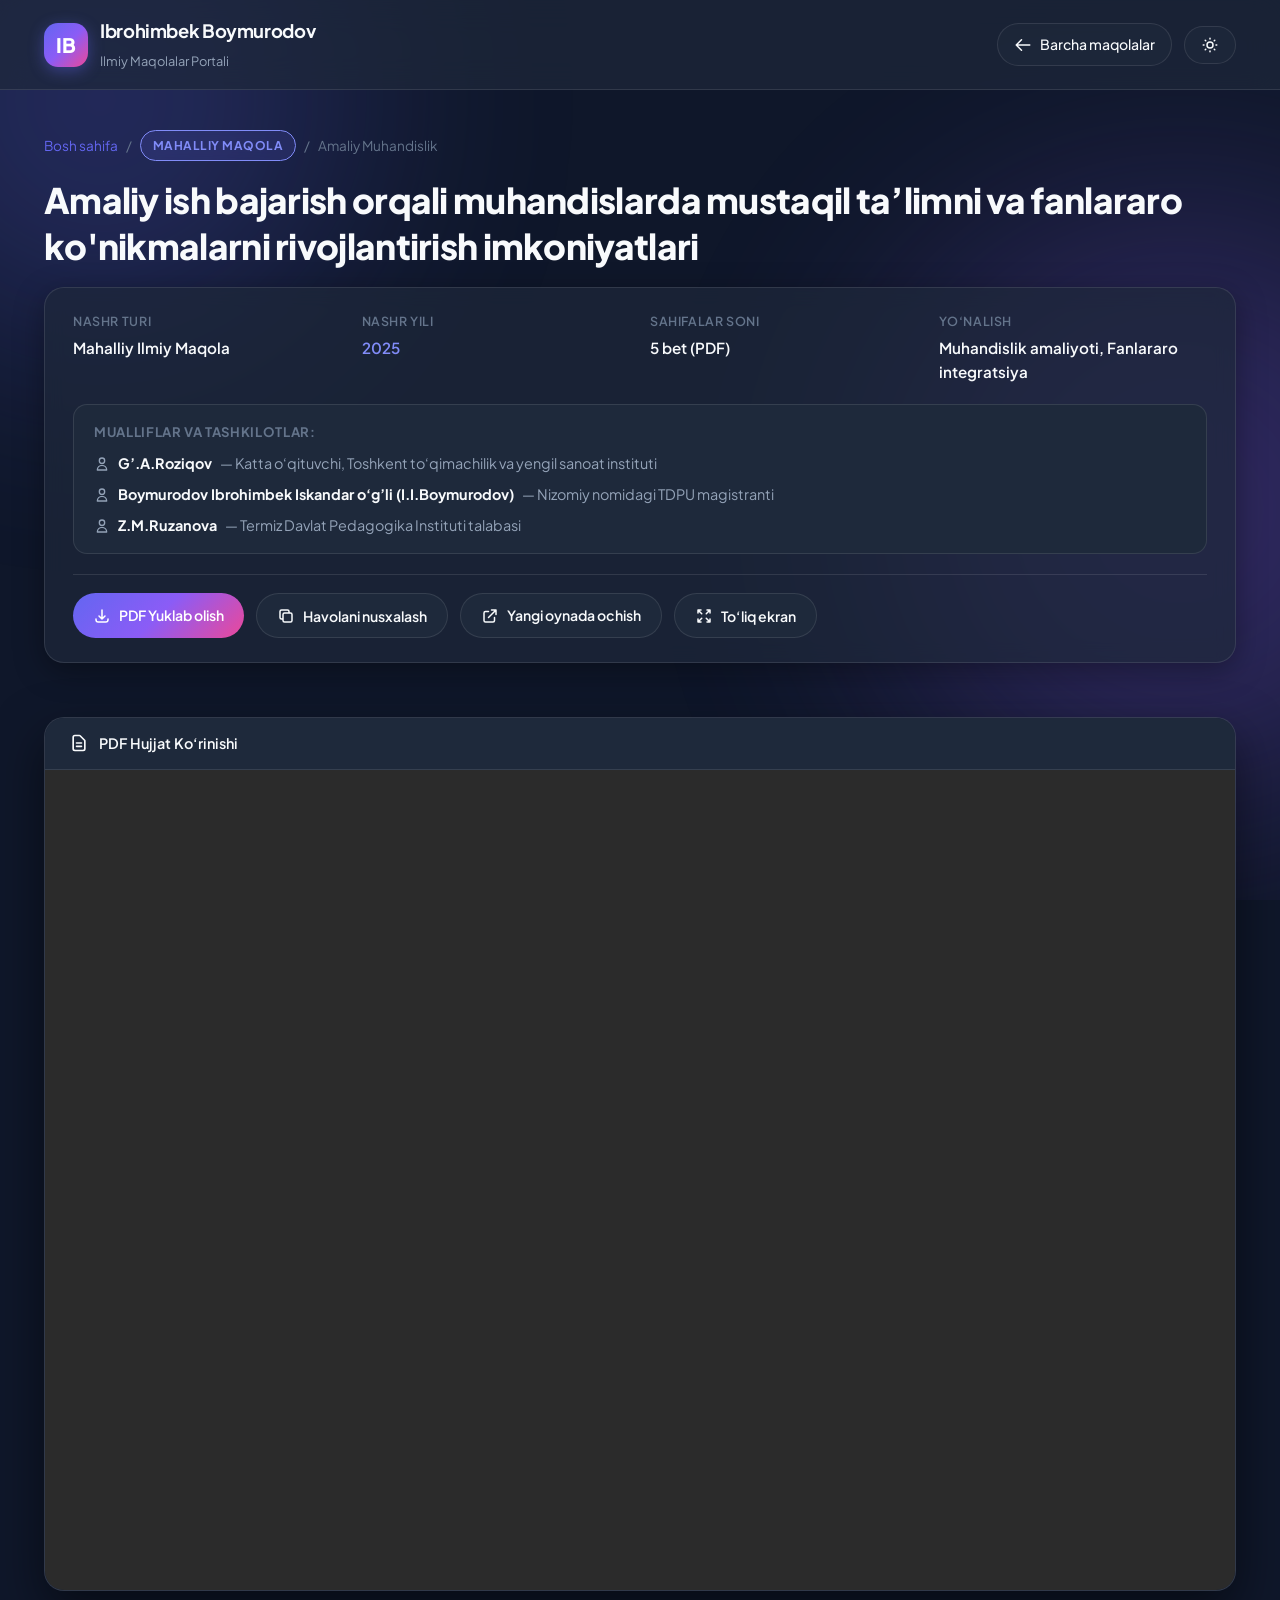
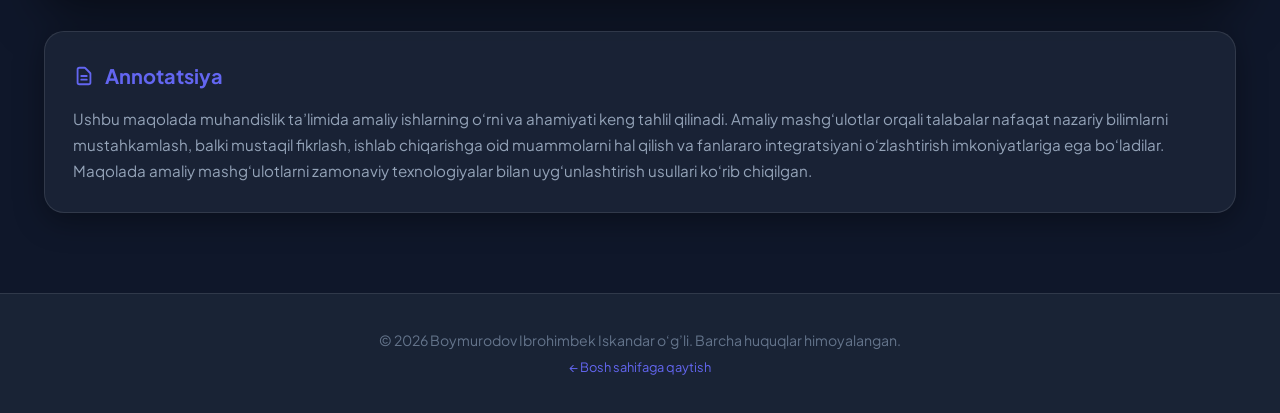
<file: muhandislikda-mustaqil-talim.html>
<!DOCTYPE html>
<html lang="uz" data-theme="dark">
<head>
  <meta charset="UTF-8">
  <meta name="viewport" content="width=device-width, initial-scale=1.0">
  <title>Amaliy ish bajarish orqali muhandislarda mustaqil ta’limni rivojlantirish — Ilmiy Maqola</title>
  <meta name="description" content="Amaliy ish bajarish orqali muhandislarda mustaqil ta’limni va fanlararo ko'nikmalarni rivojlantirish imkoniyatlari. Mualliflar: G’.A.Roziqov, Boymurodov Ibrohimbek.">
  <link rel="icon" href="data:image/svg+xml,<svg xmlns='http://www.w3.org/2000/svg' viewBox='0 0 100 100'><text y='.9em' font-size='90'>🎓</text></svg>">
  <link rel="stylesheet" href="style.css">
</head>
<body>
  <div class="bg-ambient">
    <div class="glow-orb glow-1"></div>
    <div class="glow-orb glow-2"></div>
  </div>

  <nav class="navbar">
    <div class="container nav-container">
      <a href="index.html" class="logo-wrapper">
        <div class="logo-icon">IB</div>
        <div class="logo-text">
          <h1>Ibrohimbek Boymurodov</h1>
          <span>Ilmiy Maqolalar Portali</span>
        </div>
      </a>
      <div class="nav-actions">
        <a href="index.html" class="nav-btn">
          <svg width="18" height="18" fill="none" stroke="currentColor" viewBox="0 0 24 24"><path stroke-linecap="round" stroke-linejoin="round" stroke-width="2" d="M10 19l-7-7m0 0l7-7m-7 7h18"/></svg>
          Barcha maqolalar
        </a>
        <button id="theme-toggle-btn" class="theme-toggle-btn" title="Mavzuni almashtirish">
          <svg id="theme-icon" width="18" height="18" fill="none" stroke="currentColor" viewBox="0 0 24 24">
            <path stroke-linecap="round" stroke-linejoin="round" stroke-width="2" d="M12 3v1m0 16v1m9-9h-1M4 12H3m15.364 6.364l-.707-.707M6.343 6.343l-.707-.707m12.728 0l-.707.707M6.343 17.657l-.707.707M16 12a4 4 0 11-8 0 4 4 0 018 0z" />
          </svg>
        </button>
      </div>
    </div>
  </nav>

  <main class="container">
    <header class="article-header">
      <div class="breadcrumb">
        <a href="index.html">Bosh sahifa</a>
        <span>/</span>
        <span class="badge badge-maqola">Mahalliy Maqola</span>
        <span>/</span>
        <span>Amaliy Muhandislik</span>
      </div>

      <h1 class="single-title">Amaliy ish bajarish orqali muhandislarda mustaqil ta’limni va fanlararo ko'nikmalarni rivojlantirish imkoniyatlari</h1>

      <div class="article-meta-card">
        <div class="meta-grid">
          <div class="meta-cell">
            <span class="meta-label">Nashr turi</span>
            <span class="meta-value">Mahalliy Ilmiy Maqola</span>
          </div>
          <div class="meta-cell">
            <span class="meta-label">Nashr yili</span>
            <span class="meta-value" style="color: var(--badge-maqola-text);">2025</span>
          </div>
          <div class="meta-cell">
            <span class="meta-label">Sahifalar soni</span>
            <span class="meta-value">5 bet (PDF)</span>
          </div>
          <div class="meta-cell">
            <span class="meta-label">Yo‘nalish</span>
            <span class="meta-value">Muhandislik amaliyoti, Fanlararo integratsiya</span>
          </div>
        </div>

        <div class="meta-authors-list">
          <h4>Mualliflar va Tashkilotlar:</h4>
          <ul>
            <li>
              <svg width="16" height="16" fill="none" stroke="currentColor" viewBox="0 0 24 24"><path stroke-linecap="round" stroke-linejoin="round" stroke-width="2" d="M16 7a4 4 0 11-8 0 4 4 0 018 0zM12 14a7 7 0 00-7 7h14a7 7 0 00-7-7z"/></svg>
              <strong>G’.A.Roziqov</strong> — Katta o‘qituvchi, Toshkent to‘qimachilik va yengil sanoat instituti
            </li>
            <li>
              <svg width="16" height="16" fill="none" stroke="currentColor" viewBox="0 0 24 24"><path stroke-linecap="round" stroke-linejoin="round" stroke-width="2" d="M16 7a4 4 0 11-8 0 4 4 0 018 0zM12 14a7 7 0 00-7 7h14a7 7 0 00-7-7z"/></svg>
              <strong>Boymurodov Ibrohimbek Iskandar o‘g’li (I.I.Boymurodov)</strong> — Nizomiy nomidagi TDPU magistranti
            </li>
            <li>
              <svg width="16" height="16" fill="none" stroke="currentColor" viewBox="0 0 24 24"><path stroke-linecap="round" stroke-linejoin="round" stroke-width="2" d="M16 7a4 4 0 11-8 0 4 4 0 018 0zM12 14a7 7 0 00-7 7h14a7 7 0 00-7-7z"/></svg>
              <strong>Z.M.Ruzanova</strong> — Termiz Davlat Pedagogika Instituti talabasi
            </li>
          </ul>
        </div>

        <div class="article-toolbar">
          <a href="pdfs/muhandislikda-mustaqil-talim.pdf" download class="btn-action btn-action-primary">
            <svg width="18" height="18" fill="none" stroke="currentColor" viewBox="0 0 24 24"><path stroke-linecap="round" stroke-linejoin="round" stroke-width="2" d="M4 16v1a3 3 0 003 3h10a3 3 0 003-3v-1m-4-4l-4 4m0 0l-4-4m4 4V4"/></svg>
            PDF Yuklab olish
          </a>
          <button onclick="copyLink(window.location.href, event)" class="btn-action btn-action-secondary">
            <svg width="18" height="18" fill="none" stroke="currentColor" viewBox="0 0 24 24"><path stroke-linecap="round" stroke-linejoin="round" stroke-width="2" d="M8 16H6a2 2 0 01-2-2V6a2 2 0 012-2h8a2 2 0 012 2v2m-6 12h8a2 2 0 002-2v-8a2 2 0 00-2-2h-8a2 2 0 00-2 2v8a2 2 0 002 2z"/></svg>
            Havolani nusxalash
          </button>
          <a href="pdfs/muhandislikda-mustaqil-talim.pdf" target="_blank" class="btn-action btn-action-secondary">
            <svg width="18" height="18" fill="none" stroke="currentColor" viewBox="0 0 24 24"><path stroke-linecap="round" stroke-linejoin="round" stroke-width="2" d="M10 6H6a2 2 0 00-2 2v10a2 2 0 002 2h10a2 2 0 002-2v-4M14 4h6m0 0v6m0-6L10 14"/></svg>
            Yangi oynada ochish
          </a>
          <button onclick="toggleFullscreenViewer()" class="btn-action btn-action-secondary">
            <svg width="18" height="18" fill="none" stroke="currentColor" viewBox="0 0 24 24"><path stroke-linecap="round" stroke-linejoin="round" stroke-width="2" d="M4 8V4m0 0h4M4 4l5 5m11-5h-4m4 0v4m0-4l-5 5M4 16v4m0 0h4m-4 0l5-5m11 5l-5-5m5 5v-4m0 4h-4"/></svg>
            To‘liq ekran
          </button>
        </div>
      </div>
    </header>

    <section class="pdf-viewer-card">
      <div class="viewer-header">
        <div class="viewer-header-title">
          <svg width="20" height="20" fill="none" stroke="currentColor" viewBox="0 0 24 24"><path stroke-linecap="round" stroke-linejoin="round" stroke-width="2" d="M9 12h6m-6 4h6m2 5H7a2 2 0 01-2-2V5a2 2 0 012-2h5.586a1 1 0 01.707.293l5.414 5.414a1 1 0 01.293.707V19a2 2 0 01-2 2z"/></svg>
          <span>PDF Hujjat Ko‘rinishi</span>
        </div>
      </div>
      <div class="viewer-frame-wrap">
        <iframe src="pdfs/muhandislikda-mustaqil-talim.pdf#view=FitH" class="viewer-frame" title="Muhandislikda Mustaqil Ta'lim PDF"></iframe>
      </div>
    </section>

    <section class="abstract-card">
      <h3>
        <svg width="22" height="22" fill="none" stroke="currentColor" viewBox="0 0 24 24"><path stroke-linecap="round" stroke-linejoin="round" stroke-width="2" d="M9 12h6m-6 4h6m2 5H7a2 2 0 01-2-2V5a2 2 0 012-2h5.586a1 1 0 01.707.293l5.414 5.414a1 1 0 01.293.707V19a2 2 0 01-2 2z"/></svg>
        Annotatsiya
      </h3>
      <p>
        Ushbu maqolada muhandislik ta’limida amaliy ishlarning o‘rni va ahamiyati keng tahlil qilinadi. Amaliy mashg‘ulotlar orqali talabalar nafaqat nazariy bilimlarni mustahkamlash, balki mustaqil fikrlash, ishlab chiqarishga oid muammolarni hal qilish va fanlararo integratsiyani o‘zlashtirish imkoniyatlariga ega bo‘ladilar. Maqolada amaliy mashg‘ulotlarni zamonaviy texnologiyalar bilan uyg‘unlashtirish usullari ko‘rib chiqilgan.
      </p>
    </section>
  </main>

  <footer class="footer">
    <div class="container">
      <p>© 2026 Boymurodov Ibrohimbek Iskandar o‘g’li. Barcha huquqlar himoyalangan.</p>
      <p style="margin-top: 6px; font-size: 0.8rem;"><a href="index.html">← Bosh sahifaga qaytish</a></p>
    </div>
  </footer>

  <script src="app.js"></script>
</body>
</html>
</file>
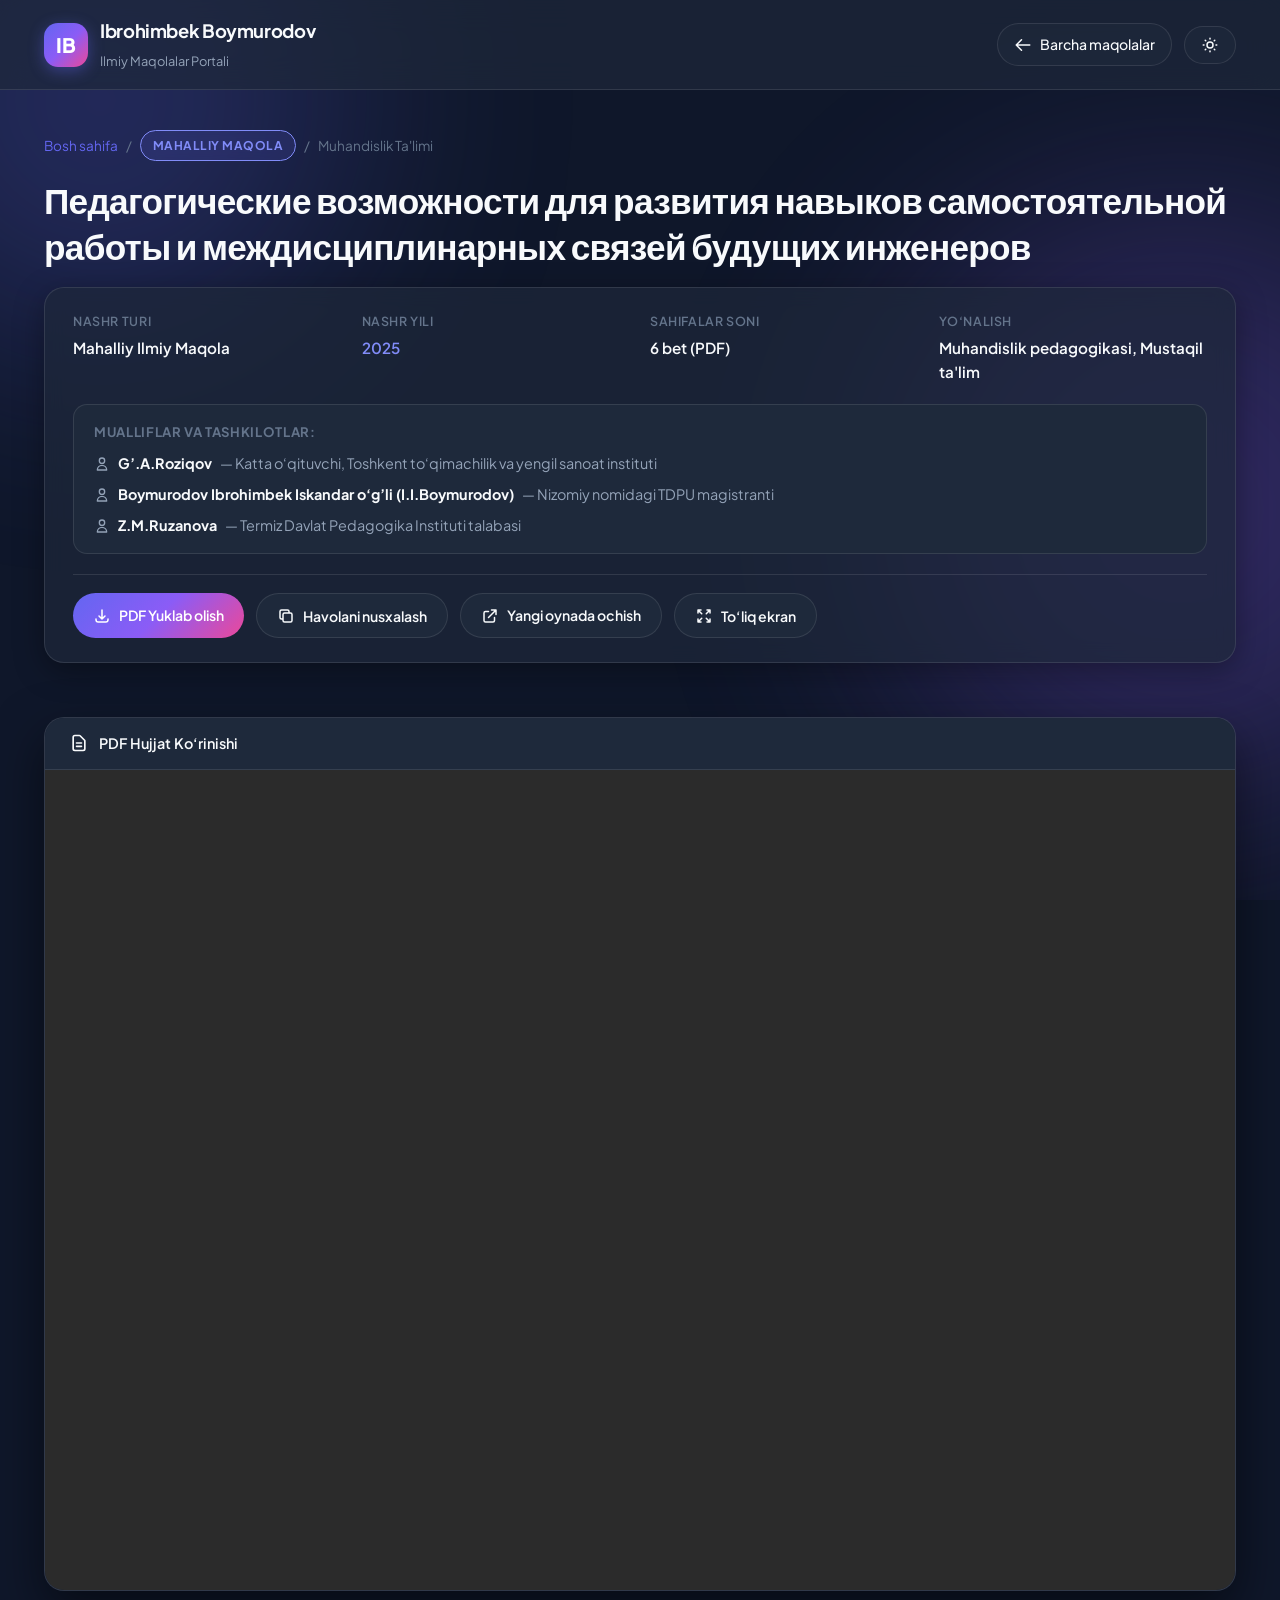
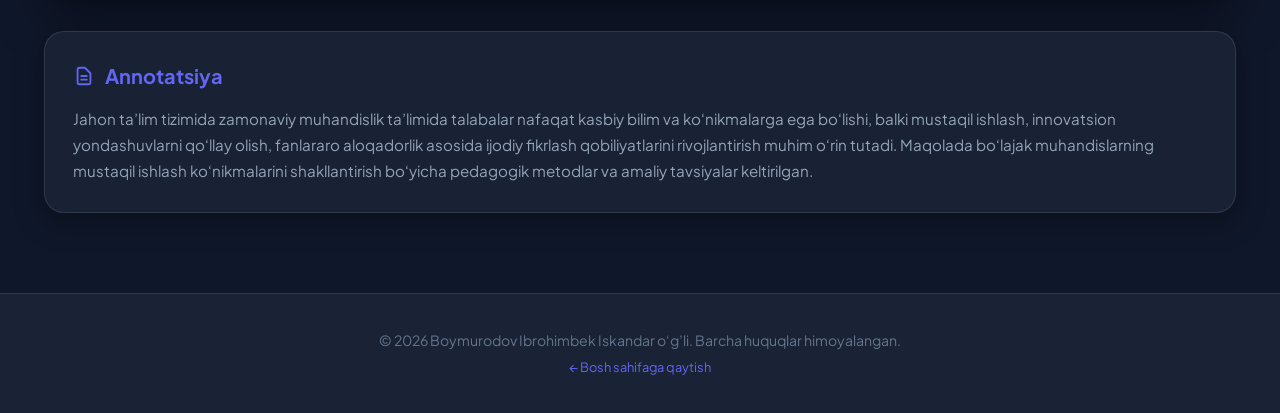
<file: pedagogik-imkoniyatlar.html>
<!DOCTYPE html>
<html lang="uz" data-theme="dark">
<head>
  <meta charset="UTF-8">
  <meta name="viewport" content="width=device-width, initial-scale=1.0">
  <title>Педагогические возможности для развития навыков будущих инженеров — Ilmiy Maqola</title>
  <meta name="description" content="Педагогические возможности для развития навыков самостоятельной работы и междисциплинарных связей будущих инженеров. Mualliflar: G’.A.Roziqov, I.I.Boymurodov.">
  <link rel="icon" href="data:image/svg+xml,<svg xmlns='http://www.w3.org/2000/svg' viewBox='0 0 100 100'><text y='.9em' font-size='90'>🎓</text></svg>">
  <link rel="stylesheet" href="style.css">
</head>
<body>
  <div class="bg-ambient">
    <div class="glow-orb glow-1"></div>
    <div class="glow-orb glow-2"></div>
  </div>

  <nav class="navbar">
    <div class="container nav-container">
      <a href="index.html" class="logo-wrapper">
        <div class="logo-icon">IB</div>
        <div class="logo-text">
          <h1>Ibrohimbek Boymurodov</h1>
          <span>Ilmiy Maqolalar Portali</span>
        </div>
      </a>
      <div class="nav-actions">
        <a href="index.html" class="nav-btn">
          <svg width="18" height="18" fill="none" stroke="currentColor" viewBox="0 0 24 24"><path stroke-linecap="round" stroke-linejoin="round" stroke-width="2" d="M10 19l-7-7m0 0l7-7m-7 7h18"/></svg>
          Barcha maqolalar
        </a>
        <button id="theme-toggle-btn" class="theme-toggle-btn" title="Mavzuni almashtirish">
          <svg id="theme-icon" width="18" height="18" fill="none" stroke="currentColor" viewBox="0 0 24 24">
            <path stroke-linecap="round" stroke-linejoin="round" stroke-width="2" d="M12 3v1m0 16v1m9-9h-1M4 12H3m15.364 6.364l-.707-.707M6.343 6.343l-.707-.707m12.728 0l-.707.707M6.343 17.657l-.707.707M16 12a4 4 0 11-8 0 4 4 0 018 0z" />
          </svg>
        </button>
      </div>
    </div>
  </nav>

  <main class="container">
    <header class="article-header">
      <div class="breadcrumb">
        <a href="index.html">Bosh sahifa</a>
        <span>/</span>
        <span class="badge badge-maqola">Mahalliy Maqola</span>
        <span>/</span>
        <span>Muhandislik Ta'limi</span>
      </div>

      <h1 class="single-title">Педагогические возможности для развития навыков самостоятельной работы и междисциплинарных связей будущих инженеров</h1>

      <div class="article-meta-card">
        <div class="meta-grid">
          <div class="meta-cell">
            <span class="meta-label">Nashr turi</span>
            <span class="meta-value">Mahalliy Ilmiy Maqola</span>
          </div>
          <div class="meta-cell">
            <span class="meta-label">Nashr yili</span>
            <span class="meta-value" style="color: var(--badge-maqola-text);">2025</span>
          </div>
          <div class="meta-cell">
            <span class="meta-label">Sahifalar soni</span>
            <span class="meta-value">6 bet (PDF)</span>
          </div>
          <div class="meta-cell">
            <span class="meta-label">Yo‘nalish</span>
            <span class="meta-value">Muhandislik pedagogikasi, Mustaqil ta'lim</span>
          </div>
        </div>

        <div class="meta-authors-list">
          <h4>Mualliflar va Tashkilotlar:</h4>
          <ul>
            <li>
              <svg width="16" height="16" fill="none" stroke="currentColor" viewBox="0 0 24 24"><path stroke-linecap="round" stroke-linejoin="round" stroke-width="2" d="M16 7a4 4 0 11-8 0 4 4 0 018 0zM12 14a7 7 0 00-7 7h14a7 7 0 00-7-7z"/></svg>
              <strong>G’.A.Roziqov</strong> — Katta o‘qituvchi, Toshkent to‘qimachilik va yengil sanoat instituti
            </li>
            <li>
              <svg width="16" height="16" fill="none" stroke="currentColor" viewBox="0 0 24 24"><path stroke-linecap="round" stroke-linejoin="round" stroke-width="2" d="M16 7a4 4 0 11-8 0 4 4 0 018 0zM12 14a7 7 0 00-7 7h14a7 7 0 00-7-7z"/></svg>
              <strong>Boymurodov Ibrohimbek Iskandar o‘g’li (I.I.Boymurodov)</strong> — Nizomiy nomidagi TDPU magistranti
            </li>
            <li>
              <svg width="16" height="16" fill="none" stroke="currentColor" viewBox="0 0 24 24"><path stroke-linecap="round" stroke-linejoin="round" stroke-width="2" d="M16 7a4 4 0 11-8 0 4 4 0 018 0zM12 14a7 7 0 00-7 7h14a7 7 0 00-7-7z"/></svg>
              <strong>Z.M.Ruzanova</strong> — Termiz Davlat Pedagogika Instituti talabasi
            </li>
          </ul>
        </div>

        <div class="article-toolbar">
          <a href="pdfs/pedagogik-imkoniyatlar.pdf" download class="btn-action btn-action-primary">
            <svg width="18" height="18" fill="none" stroke="currentColor" viewBox="0 0 24 24"><path stroke-linecap="round" stroke-linejoin="round" stroke-width="2" d="M4 16v1a3 3 0 003 3h10a3 3 0 003-3v-1m-4-4l-4 4m0 0l-4-4m4 4V4"/></svg>
            PDF Yuklab olish
          </a>
          <button onclick="copyLink(window.location.href, event)" class="btn-action btn-action-secondary">
            <svg width="18" height="18" fill="none" stroke="currentColor" viewBox="0 0 24 24"><path stroke-linecap="round" stroke-linejoin="round" stroke-width="2" d="M8 16H6a2 2 0 01-2-2V6a2 2 0 012-2h8a2 2 0 012 2v2m-6 12h8a2 2 0 002-2v-8a2 2 0 00-2-2h-8a2 2 0 00-2 2v8a2 2 0 002 2z"/></svg>
            Havolani nusxalash
          </button>
          <a href="pdfs/pedagogik-imkoniyatlar.pdf" target="_blank" class="btn-action btn-action-secondary">
            <svg width="18" height="18" fill="none" stroke="currentColor" viewBox="0 0 24 24"><path stroke-linecap="round" stroke-linejoin="round" stroke-width="2" d="M10 6H6a2 2 0 00-2 2v10a2 2 0 002 2h10a2 2 0 002-2v-4M14 4h6m0 0v6m0-6L10 14"/></svg>
            Yangi oynada ochish
          </a>
          <button onclick="toggleFullscreenViewer()" class="btn-action btn-action-secondary">
            <svg width="18" height="18" fill="none" stroke="currentColor" viewBox="0 0 24 24"><path stroke-linecap="round" stroke-linejoin="round" stroke-width="2" d="M4 8V4m0 0h4M4 4l5 5m11-5h-4m4 0v4m0-4l-5 5M4 16v4m0 0h4m-4 0l5-5m11 5l-5-5m5 5v-4m0 4h-4"/></svg>
            To‘liq ekran
          </button>
        </div>
      </div>
    </header>

    <section class="pdf-viewer-card">
      <div class="viewer-header">
        <div class="viewer-header-title">
          <svg width="20" height="20" fill="none" stroke="currentColor" viewBox="0 0 24 24"><path stroke-linecap="round" stroke-linejoin="round" stroke-width="2" d="M9 12h6m-6 4h6m2 5H7a2 2 0 01-2-2V5a2 2 0 012-2h5.586a1 1 0 01.707.293l5.414 5.414a1 1 0 01.293.707V19a2 2 0 01-2 2z"/></svg>
          <span>PDF Hujjat Ko‘rinishi</span>
        </div>
      </div>
      <div class="viewer-frame-wrap">
        <iframe src="pdfs/pedagogik-imkoniyatlar.pdf#view=FitH" class="viewer-frame" title="Pedagogik Imkoniyatlar PDF"></iframe>
      </div>
    </section>

    <section class="abstract-card">
      <h3>
        <svg width="22" height="22" fill="none" stroke="currentColor" viewBox="0 0 24 24"><path stroke-linecap="round" stroke-linejoin="round" stroke-width="2" d="M9 12h6m-6 4h6m2 5H7a2 2 0 01-2-2V5a2 2 0 012-2h5.586a1 1 0 01.707.293l5.414 5.414a1 1 0 01.293.707V19a2 2 0 01-2 2z"/></svg>
        Annotatsiya
      </h3>
      <p>
        Jahon ta’lim tizimida zamonaviy muhandislik ta’limida talabalar nafaqat kasbiy bilim va ko‘nikmalarga ega bo‘lishi, balki mustaqil ishlash, innovatsion yondashuvlarni qo‘llay olish, fanlararo aloqadorlik asosida ijodiy fikrlash qobiliyatlarini rivojlantirish muhim o‘rin tutadi. Maqolada bo‘lajak muhandislarning mustaqil ishlash ko‘nikmalarini shakllantirish bo‘yicha pedagogik metodlar va amaliy tavsiyalar keltirilgan.
      </p>
    </section>
  </main>

  <footer class="footer">
    <div class="container">
      <p>© 2026 Boymurodov Ibrohimbek Iskandar o‘g’li. Barcha huquqlar himoyalangan.</p>
      <p style="margin-top: 6px; font-size: 0.8rem;"><a href="index.html">← Bosh sahifaga qaytish</a></p>
    </div>
  </footer>

  <script src="app.js"></script>
</body>
</html>
</file>
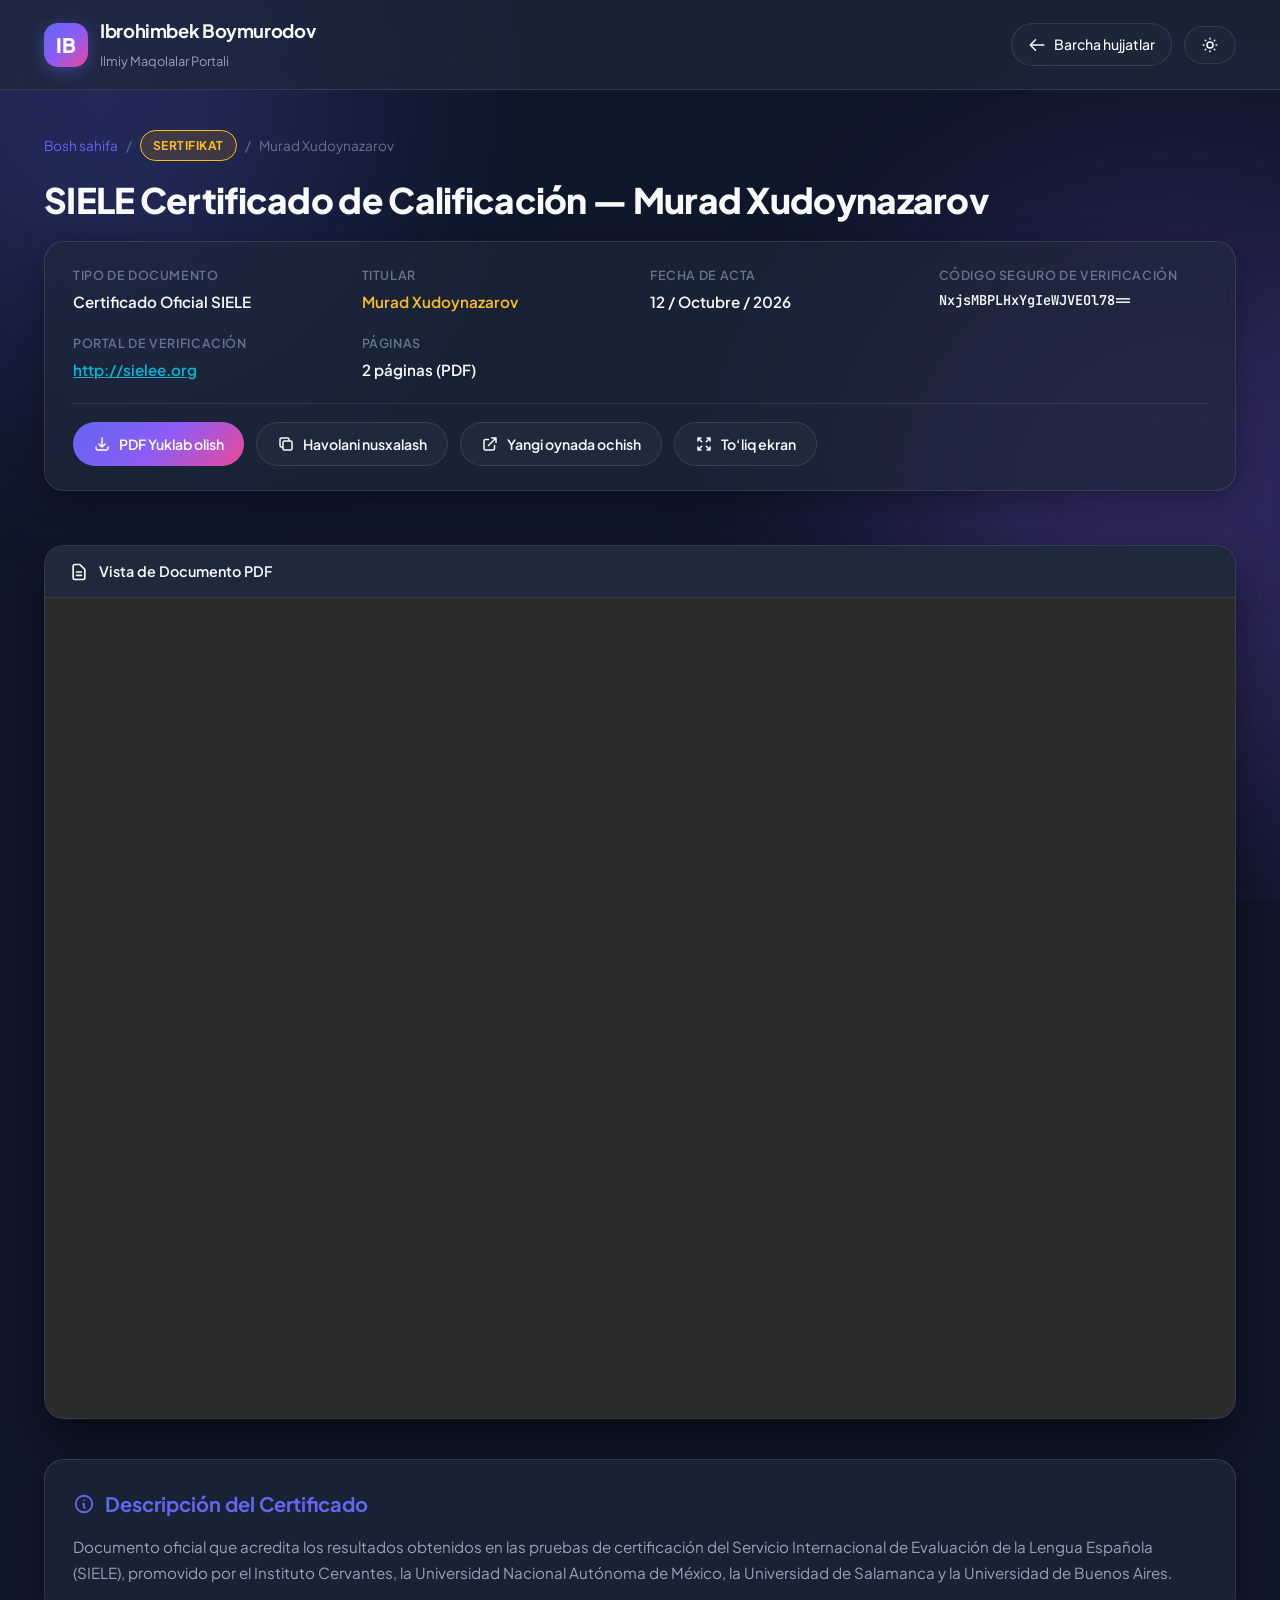
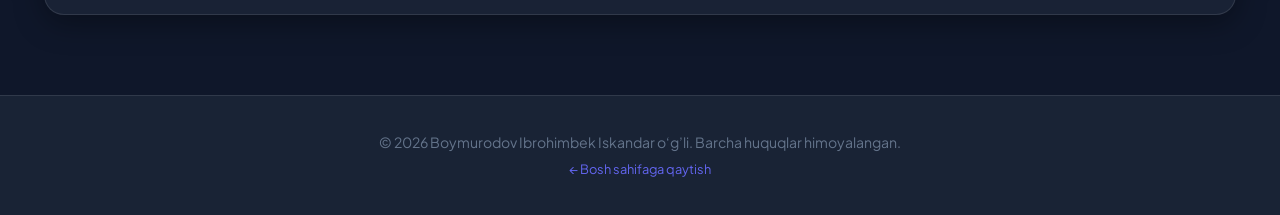
<file: xudoynazarov-murad.html>
<!DOCTYPE html>
<html lang="es" data-theme="dark">
<head>
  <meta charset="UTF-8">
  <meta name="viewport" content="width=device-width, initial-scale=1.0">
  <title>Certificado SIELE — Murad Xudoynazarov</title>
  <meta name="description" content="Servicio Internacional de Evaluación de la Lengua Española (SIELE) Certificado de Calificación para Murad Xudoynazarov. Código seguro: NxjsMBPLHxYgIeWJVEOl78==">
  <link rel="icon" href="data:image/svg+xml,<svg xmlns='http://www.w3.org/2000/svg' viewBox='0 0 100 100'><text y='.9em' font-size='90'>📜</text></svg>">
  <link rel="stylesheet" href="style.css">
</head>
<body>
  <div class="bg-ambient">
    <div class="glow-orb glow-1"></div>
    <div class="glow-orb glow-2"></div>
  </div>

  <nav class="navbar">
    <div class="container nav-container">
      <a href="index.html" class="logo-wrapper">
        <div class="logo-icon">IB</div>
        <div class="logo-text">
          <h1>Ibrohimbek Boymurodov</h1>
          <span>Ilmiy Maqolalar Portali</span>
        </div>
      </a>
      <div class="nav-actions">
        <a href="index.html" class="nav-btn">
          <svg width="18" height="18" fill="none" stroke="currentColor" viewBox="0 0 24 24"><path stroke-linecap="round" stroke-linejoin="round" stroke-width="2" d="M10 19l-7-7m0 0l7-7m-7 7h18"/></svg>
          Barcha hujjatlar
        </a>
        <button id="theme-toggle-btn" class="theme-toggle-btn" title="Mavzuni almashtirish">
          <svg id="theme-icon" width="18" height="18" fill="none" stroke="currentColor" viewBox="0 0 24 24">
            <path stroke-linecap="round" stroke-linejoin="round" stroke-width="2" d="M12 3v1m0 16v1m9-9h-1M4 12H3m15.364 6.364l-.707-.707M6.343 6.343l-.707-.707m12.728 0l-.707.707M6.343 17.657l-.707.707M16 12a4 4 0 11-8 0 4 4 0 018 0z" />
          </svg>
        </button>
      </div>
    </div>
  </nav>

  <main class="container">
    <header class="article-header">
      <div class="breadcrumb">
        <a href="index.html">Bosh sahifa</a>
        <span>/</span>
        <span class="badge badge-cert">Sertifikat</span>
        <span>/</span>
        <span>Murad Xudoynazarov</span>
      </div>

      <h1 class="single-title">SIELE Certificado de Calificación — Murad Xudoynazarov</h1>

      <div class="article-meta-card">
        <div class="meta-grid">
          <div class="meta-cell">
            <span class="meta-label">Tipo de Documento</span>
            <span class="meta-value">Certificado Oficial SIELE</span>
          </div>
          <div class="meta-cell">
            <span class="meta-label">Titular</span>
            <span class="meta-value" style="color: var(--badge-cert-text);">Murad Xudoynazarov</span>
          </div>
          <div class="meta-cell">
            <span class="meta-label">Fecha de Acta</span>
            <span class="meta-value">12 / Octubre / 2026</span>
          </div>
          <div class="meta-cell">
            <span class="meta-label">Código Seguro de Verificación</span>
            <span class="meta-value" style="font-family: var(--font-mono); font-size: 0.85rem;">NxjsMBPLHxYgIeWJVEOl78==</span>
          </div>
          <div class="meta-cell">
            <span class="meta-label">Portal de Verificación</span>
            <span class="meta-value"><a href="http://sielee.org" target="_blank" style="color: var(--accent-cyan);">http://sielee.org</a></span>
          </div>
          <div class="meta-cell">
            <span class="meta-label">Páginas</span>
            <span class="meta-value">2 páginas (PDF)</span>
          </div>
        </div>

        <div class="article-toolbar">
          <a href="pdfs/xudoynazarov-murad.pdf" download class="btn-action btn-action-primary">
            <svg width="18" height="18" fill="none" stroke="currentColor" viewBox="0 0 24 24"><path stroke-linecap="round" stroke-linejoin="round" stroke-width="2" d="M4 16v1a3 3 0 003 3h10a3 3 0 003-3v-1m-4-4l-4 4m0 0l-4-4m4 4V4"/></svg>
            PDF Yuklab olish
          </a>
          <button onclick="copyLink(window.location.href, event)" class="btn-action btn-action-secondary">
            <svg width="18" height="18" fill="none" stroke="currentColor" viewBox="0 0 24 24"><path stroke-linecap="round" stroke-linejoin="round" stroke-width="2" d="M8 16H6a2 2 0 01-2-2V6a2 2 0 012-2h8a2 2 0 012 2v2m-6 12h8a2 2 0 002-2v-8a2 2 0 00-2-2h-8a2 2 0 00-2 2v8a2 2 0 002 2z"/></svg>
            Havolani nusxalash
          </button>
          <a href="pdfs/xudoynazarov-murad.pdf" target="_blank" class="btn-action btn-action-secondary">
            <svg width="18" height="18" fill="none" stroke="currentColor" viewBox="0 0 24 24"><path stroke-linecap="round" stroke-linejoin="round" stroke-width="2" d="M10 6H6a2 2 0 00-2 2v10a2 2 0 002 2h10a2 2 0 002-2v-4M14 4h6m0 0v6m0-6L10 14"/></svg>
            Yangi oynada ochish
          </a>
          <button onclick="toggleFullscreenViewer()" class="btn-action btn-action-secondary">
            <svg width="18" height="18" fill="none" stroke="currentColor" viewBox="0 0 24 24"><path stroke-linecap="round" stroke-linejoin="round" stroke-width="2" d="M4 8V4m0 0h4M4 4l5 5m11-5h-4m4 0v4m0-4l-5 5M4 16v4m0 0h4m-4 0l5-5m11 5l-5-5m5 5v-4m0 4h-4"/></svg>
            To‘liq ekran
          </button>
        </div>
      </div>
    </header>

    <section class="pdf-viewer-card">
      <div class="viewer-header">
        <div class="viewer-header-title">
          <svg width="20" height="20" fill="none" stroke="currentColor" viewBox="0 0 24 24"><path stroke-linecap="round" stroke-linejoin="round" stroke-width="2" d="M9 12h6m-6 4h6m2 5H7a2 2 0 01-2-2V5a2 2 0 012-2h5.586a1 1 0 01.707.293l5.414 5.414a1 1 0 01.293.707V19a2 2 0 01-2 2z"/></svg>
          <span>Vista de Documento PDF</span>
        </div>
      </div>
      <div class="viewer-frame-wrap">
        <iframe src="pdfs/xudoynazarov-murad.pdf#view=FitH" class="viewer-frame" title="Murad Xudoynazarov PDF"></iframe>
      </div>
    </section>

    <section class="abstract-card">
      <h3>
        <svg width="22" height="22" fill="none" stroke="currentColor" viewBox="0 0 24 24"><path stroke-linecap="round" stroke-linejoin="round" stroke-width="2" d="M13 16h-1v-4h-1m1-4h.01M21 12a9 9 0 11-18 0 9 9 0 0118 0z"/></svg>
        Descripción del Certificado
      </h3>
      <p>
        Documento oficial que acredita los resultados obtenidos en las pruebas de certificación del Servicio Internacional de Evaluación de la Lengua Española (SIELE), promovido por el Instituto Cervantes, la Universidad Nacional Autónoma de México, la Universidad de Salamanca y la Universidad de Buenos Aires.
      </p>
    </section>
  </main>

  <footer class="footer">
    <div class="container">
      <p>© 2026 Boymurodov Ibrohimbek Iskandar o‘g’li. Barcha huquqlar himoyalangan.</p>
      <p style="margin-top: 6px; font-size: 0.8rem;"><a href="index.html">← Bosh sahifaga qaytish</a></p>
    </div>
  </footer>

  <script src="app.js"></script>
</body>
</html>
</file>
<file: style.css>
/* ================================================================
   BOYMURODOV IBROHIMBEK - ILMIY MAQOLALAR VA ISHLAR PORTALI
   Modern, responsive, glassmorphism UI with Dark & Light theme
   ================================================================ */

@import url('https://fonts.googleapis.com/css2?family=Plus+Jakarta+Sans:wght@300;400;500;600;700;800&family=JetBrains+Mono:wght@400;500&display=swap');

:root {
  --font-main: 'Plus Jakarta Sans', -apple-system, BlinkMacSystemFont, 'Segoe UI', Roboto, sans-serif;
  --font-mono: 'JetBrains Mono', monospace;

  /* Color Palette - Light Mode */
  --bg-primary: #0f172a;
  --bg-secondary: #1e293b;
  --bg-card: rgba(30, 41, 59, 0.7);
  --bg-card-hover: rgba(51, 65, 85, 0.85);
  --border-color: rgba(255, 255, 255, 0.1);
  --border-color-glow: rgba(99, 102, 241, 0.4);

  --text-primary: #f8fafc;
  --text-secondary: #94a3b8;
  --text-muted: #64748b;

  --accent-primary: #6366f1;
  --accent-gradient: linear-gradient(135deg, #6366f1 0%, #8b5cf6 50%, #ec4899 100%);
  --accent-glow: rgba(99, 102, 241, 0.25);
  --accent-cyan: #06b6d4;
  --accent-emerald: #10b981;
  --accent-amber: #f59e0b;

  --badge-dgu: rgba(16, 185, 129, 0.15);
  --badge-dgu-text: #34d399;
  --badge-tezis: rgba(6, 182, 212, 0.15);
  --badge-tezis-text: #22d3ee;
  --badge-maqola: rgba(99, 102, 241, 0.15);
  --badge-maqola-text: #818cf8;
  --badge-cert: rgba(245, 158, 11, 0.15);
  --badge-cert-text: #fbbf24;

  --shadow-sm: 0 2px 8px rgba(0, 0, 0, 0.2);
  --shadow-md: 0 8px 30px rgba(0, 0, 0, 0.35);
  --shadow-lg: 0 20px 50px rgba(0, 0, 0, 0.5);
  --shadow-glow: 0 0 40px rgba(99, 102, 241, 0.3);

  --radius-sm: 8px;
  --radius-md: 14px;
  --radius-lg: 20px;
  --radius-full: 9999px;

  --transition: all 0.25s cubic-bezier(0.4, 0, 0.2, 1);
}

[data-theme="light"] {
  --bg-primary: #f8fafc;
  --bg-secondary: #ffffff;
  --bg-card: rgba(255, 255, 255, 0.85);
  --bg-card-hover: rgba(255, 255, 255, 0.98);
  --border-color: rgba(148, 163, 184, 0.2);
  --border-color-glow: rgba(99, 102, 241, 0.5);

  --text-primary: #0f172a;
  --text-secondary: #475569;
  --text-muted: #94a3b8;

  --shadow-sm: 0 2px 8px rgba(0, 0, 0, 0.05);
  --shadow-md: 0 8px 30px rgba(15, 23, 42, 0.08);
  --shadow-lg: 0 20px 50px rgba(15, 23, 42, 0.12);
  --shadow-glow: 0 0 35px rgba(99, 102, 241, 0.2);

  --badge-dgu: rgba(16, 185, 129, 0.1);
  --badge-dgu-text: #059669;
  --badge-tezis: rgba(6, 182, 212, 0.1);
  --badge-tezis-text: #0891b2;
  --badge-maqola: rgba(99, 102, 241, 0.1);
  --badge-maqola-text: #4f46e5;
  --badge-cert: rgba(245, 158, 11, 0.1);
  --badge-cert-text: #d97706;
}

* {
  margin: 0;
  padding: 0;
  box-sizing: border-box;
}

html {
  scroll-behavior: smooth;
}

body {
  font-family: var(--font-main);
  background-color: var(--bg-primary);
  color: var(--text-primary);
  line-height: 1.6;
  min-height: 100vh;
  position: relative;
  overflow-x: hidden;
  transition: background-color 0.3s ease, color 0.3s ease;
}

/* Background Ambient Glows */
.bg-ambient {
  position: fixed;
  inset: 0;
  pointer-events: none;
  z-index: 0;
  overflow: hidden;
}

.glow-orb {
  position: absolute;
  border-radius: 50%;
  filter: blur(120px);
  opacity: 0.25;
}

.glow-1 {
  width: 500px;
  height: 500px;
  top: -150px;
  left: -150px;
  background: #6366f1;
}

.glow-2 {
  width: 600px;
  height: 600px;
  bottom: 10%;
  right: -200px;
  background: #8b5cf6;
}

.glow-3 {
  width: 400px;
  height: 400px;
  top: 40%;
  left: 30%;
  background: #06b6d4;
  opacity: 0.15;
}

/* Container */
.container {
  width: 100%;
  max-width: 1240px;
  margin: 0 auto;
  padding: 0 24px;
  position: relative;
  z-index: 1;
}

/* Navigation Bar */
.navbar {
  position: sticky;
  top: 0;
  z-index: 100;
  backdrop-filter: blur(16px);
  -webkit-backdrop-filter: blur(16px);
  background: var(--bg-card);
  border-bottom: 1px solid var(--border-color);
  padding: 16px 0;
  transition: var(--transition);
}

.navbar .nav-container {
  display: flex;
  align-items: center;
  justify-content: space-between;
}

.logo-wrapper {
  display: flex;
  align-items: center;
  gap: 12px;
  text-decoration: none;
  color: var(--text-primary);
}

.logo-icon {
  width: 44px;
  height: 44px;
  border-radius: var(--radius-md);
  background: var(--accent-gradient);
  display: flex;
  align-items: center;
  justify-content: center;
  color: #fff;
  font-weight: 800;
  font-size: 1.25rem;
  box-shadow: 0 4px 15px rgba(99, 102, 241, 0.4);
}

.logo-text h1 {
  font-size: 1.15rem;
  font-weight: 700;
  letter-spacing: -0.02em;
  margin-bottom: 2px;
}

.logo-text span {
  font-size: 0.8rem;
  color: var(--text-secondary);
}

.nav-actions {
  display: flex;
  align-items: center;
  gap: 12px;
}

.theme-toggle-btn, .nav-btn {
  background: var(--bg-card);
  border: 1px solid var(--border-color);
  color: var(--text-primary);
  padding: 9px 16px;
  border-radius: var(--radius-full);
  cursor: pointer;
  display: flex;
  align-items: center;
  gap: 8px;
  font-family: var(--font-main);
  font-size: 0.88rem;
  font-weight: 500;
  transition: var(--transition);
  text-decoration: none;
}

.theme-toggle-btn:hover, .nav-btn:hover {
  background: var(--bg-card-hover);
  border-color: var(--border-color-glow);
  transform: translateY(-2px);
  box-shadow: var(--shadow-sm);
}

/* Hero Section */
.hero {
  padding: 60px 0 35px 0;
  text-align: center;
}

.hero-pill {
  display: inline-flex;
  align-items: center;
  gap: 8px;
  padding: 6px 16px;
  border-radius: var(--radius-full);
  background: rgba(99, 102, 241, 0.12);
  border: 1px solid rgba(99, 102, 241, 0.3);
  color: var(--accent-primary);
  font-size: 0.85rem;
  font-weight: 600;
  margin-bottom: 20px;
  text-transform: uppercase;
  letter-spacing: 0.05em;
}

.hero-title {
  font-size: 2.85rem;
  font-weight: 800;
  line-height: 1.2;
  letter-spacing: -0.03em;
  margin-bottom: 16px;
  background: var(--accent-gradient);
  -webkit-background-clip: text;
  -webkit-text-fill-color: transparent;
}

.hero-subtitle {
  font-size: 1.15rem;
  color: var(--text-secondary);
  max-width: 760px;
  margin: 0 auto 30px auto;
}

/* Stats Row */
.stats-row {
  display: flex;
  justify-content: center;
  flex-wrap: wrap;
  gap: 16px;
  margin-bottom: 40px;
}

.stat-chip {
  background: var(--bg-card);
  border: 1px solid var(--border-color);
  padding: 12px 24px;
  border-radius: var(--radius-md);
  display: flex;
  align-items: center;
  gap: 14px;
  box-shadow: var(--shadow-sm);
  backdrop-filter: blur(8px);
}

.stat-icon {
  font-size: 1.5rem;
}

.stat-info .stat-num {
  font-size: 1.3rem;
  font-weight: 700;
  color: var(--text-primary);
  line-height: 1.1;
}

.stat-info .stat-label {
  font-size: 0.8rem;
  color: var(--text-muted);
}

/* Filter & Search Bar */
.controls-bar {
  background: var(--bg-card);
  border: 1px solid var(--border-color);
  border-radius: var(--radius-lg);
  padding: 16px 20px;
  margin-bottom: 35px;
  box-shadow: var(--shadow-md);
  backdrop-filter: blur(12px);
  display: flex;
  flex-direction: column;
  gap: 16px;
}

.search-box-wrap {
  position: relative;
  width: 100%;
}

.search-input {
  width: 100%;
  padding: 14px 20px 14px 48px;
  background: var(--bg-secondary);
  border: 1px solid var(--border-color);
  border-radius: var(--radius-md);
  color: var(--text-primary);
  font-family: var(--font-main);
  font-size: 0.95rem;
  outline: none;
  transition: var(--transition);
}

.search-input:focus {
  border-color: var(--accent-primary);
  box-shadow: 0 0 0 3px var(--accent-glow);
}

.search-icon {
  position: absolute;
  left: 16px;
  top: 50%;
  transform: translateY(-50%);
  color: var(--text-muted);
  pointer-events: none;
}

.filter-pills {
  display: flex;
  gap: 8px;
  flex-wrap: wrap;
}

.filter-btn {
  background: var(--bg-secondary);
  border: 1px solid var(--border-color);
  color: var(--text-secondary);
  padding: 8px 18px;
  border-radius: var(--radius-full);
  font-size: 0.85rem;
  font-weight: 600;
  cursor: pointer;
  transition: var(--transition);
  font-family: var(--font-main);
}

.filter-btn:hover {
  color: var(--text-primary);
  border-color: var(--border-color-glow);
}

.filter-btn.active {
  background: var(--accent-primary);
  color: #fff;
  border-color: var(--accent-primary);
  box-shadow: 0 4px 15px var(--accent-glow);
}

/* Articles Grid */
.articles-grid {
  display: grid;
  grid-template-columns: repeat(auto-fill, minmax(360px, 1fr));
  gap: 28px;
  margin-bottom: 60px;
}

.article-card {
  background: var(--bg-card);
  border: 1px solid var(--border-color);
  border-radius: var(--radius-lg);
  overflow: hidden;
  display: flex;
  flex-direction: column;
  transition: var(--transition);
  box-shadow: var(--shadow-md);
  backdrop-filter: blur(10px);
  position: relative;
}

.article-card:hover {
  transform: translateY(-6px);
  border-color: var(--border-color-glow);
  box-shadow: var(--shadow-lg), var(--shadow-glow);
}

.card-thumbnail-wrap {
  width: 100%;
  height: 220px;
  position: relative;
  overflow: hidden;
  background: var(--bg-secondary);
  display: flex;
  align-items: center;
  justify-content: center;
}

.card-thumbnail {
  width: 100%;
  height: 100%;
  object-fit: cover;
  object-position: top center;
  transition: transform 0.4s ease;
}

.article-card:hover .card-thumbnail {
  transform: scale(1.05);
}

.card-overlay-badge {
  position: absolute;
  top: 14px;
  left: 14px;
  z-index: 2;
}

.badge {
  display: inline-flex;
  align-items: center;
  gap: 6px;
  padding: 5px 12px;
  border-radius: var(--radius-full);
  font-size: 0.75rem;
  font-weight: 700;
  text-transform: uppercase;
  letter-spacing: 0.04em;
  backdrop-filter: blur(8px);
}

.badge-dgu {
  background: var(--badge-dgu);
  color: var(--badge-dgu-text);
  border: 1px solid var(--badge-dgu-text);
}

.badge-tezis {
  background: var(--badge-tezis);
  color: var(--badge-tezis-text);
  border: 1px solid var(--badge-tezis-text);
}

.badge-maqola {
  background: var(--badge-maqola);
  color: var(--badge-maqola-text);
  border: 1px solid var(--badge-maqola-text);
}

.badge-cert {
  background: var(--badge-cert);
  color: var(--badge-cert-text);
  border: 1px solid var(--badge-cert-text);
}

.card-content {
  padding: 24px;
  display: flex;
  flex-direction: column;
  flex-grow: 1;
}

.card-meta-row {
  display: flex;
  align-items: center;
  justify-content: space-between;
  gap: 12px;
  font-size: 0.8rem;
  color: var(--text-muted);
  margin-bottom: 12px;
}

.meta-item {
  display: inline-flex;
  align-items: center;
  gap: 5px;
}

.card-title {
  font-size: 1.15rem;
  font-weight: 700;
  line-height: 1.4;
  margin-bottom: 12px;
  letter-spacing: -0.01em;
  color: var(--text-primary);
}

.card-title a {
  text-decoration: none;
  color: inherit;
  transition: color 0.2s;
}

.card-title a:hover {
  color: var(--accent-primary);
}

.card-authors {
  font-size: 0.85rem;
  color: var(--text-secondary);
  margin-bottom: 12px;
  display: flex;
  align-items: flex-start;
  gap: 6px;
}

.card-authors svg {
  flex-shrink: 0;
  margin-top: 3px;
  color: var(--accent-primary);
}

.card-excerpt {
  font-size: 0.88rem;
  color: var(--text-secondary);
  line-height: 1.55;
  margin-bottom: 20px;
  display: -webkit-box;
  -webkit-line-clamp: 3;
  -webkit-box-orient: vertical;
  overflow: hidden;
  flex-grow: 1;
}

.card-actions {
  display: grid;
  grid-template-columns: 1fr auto auto;
  gap: 8px;
  padding-top: 16px;
  border-top: 1px solid var(--border-color);
  align-items: center;
}

.btn-primary {
  background: var(--accent-gradient);
  color: #fff;
  border: none;
  padding: 10px 16px;
  border-radius: var(--radius-md);
  font-weight: 600;
  font-size: 0.85rem;
  cursor: pointer;
  display: inline-flex;
  align-items: center;
  justify-content: center;
  gap: 6px;
  text-decoration: none;
  transition: var(--transition);
}

.btn-primary:hover {
  box-shadow: 0 4px 18px var(--accent-glow);
  transform: translateY(-2px);
}

.btn-icon {
  width: 40px;
  height: 40px;
  border-radius: var(--radius-md);
  background: var(--bg-secondary);
  border: 1px solid var(--border-color);
  color: var(--text-secondary);
  display: flex;
  align-items: center;
  justify-content: center;
  cursor: pointer;
  transition: var(--transition);
  text-decoration: none;
}

.btn-icon:hover {
  background: var(--bg-card-hover);
  color: var(--text-primary);
  border-color: var(--border-color-glow);
  transform: translateY(-2px);
}

/* Single Article View Styles */
.article-header {
  padding: 40px 0 24px 0;
}

.breadcrumb {
  display: flex;
  align-items: center;
  gap: 8px;
  font-size: 0.85rem;
  color: var(--text-muted);
  margin-bottom: 16px;
}

.breadcrumb a {
  color: var(--accent-primary);
  text-decoration: none;
  display: inline-flex;
  align-items: center;
  gap: 4px;
}

.breadcrumb a:hover {
  text-decoration: underline;
}

.single-title {
  font-size: 2.2rem;
  font-weight: 800;
  line-height: 1.3;
  margin-bottom: 18px;
  letter-spacing: -0.02em;
}

.article-meta-card {
  background: var(--bg-card);
  border: 1px solid var(--border-color);
  border-radius: var(--radius-lg);
  padding: 24px 28px;
  box-shadow: var(--shadow-md);
  margin-bottom: 30px;
  backdrop-filter: blur(10px);
}

.meta-grid {
  display: grid;
  grid-template-columns: repeat(auto-fit, minmax(220px, 1fr));
  gap: 20px;
  margin-bottom: 20px;
}

.meta-cell {
  display: flex;
  flex-direction: column;
  gap: 4px;
}

.meta-label {
  font-size: 0.78rem;
  font-weight: 600;
  text-transform: uppercase;
  color: var(--text-muted);
  letter-spacing: 0.05em;
}

.meta-value {
  font-size: 0.95rem;
  font-weight: 600;
  color: var(--text-primary);
}

.meta-authors-list {
  background: var(--bg-secondary);
  border: 1px solid var(--border-color);
  border-radius: var(--radius-md);
  padding: 16px 20px;
  margin-top: 10px;
}

.meta-authors-list h4 {
  font-size: 0.82rem;
  text-transform: uppercase;
  color: var(--text-muted);
  letter-spacing: 0.05em;
  margin-bottom: 10px;
}

.meta-authors-list ul {
  list-style: none;
  display: flex;
  flex-direction: column;
  gap: 8px;
}

.meta-authors-list li {
  font-size: 0.9rem;
  color: var(--text-secondary);
  display: flex;
  align-items: center;
  gap: 8px;
}

.meta-authors-list li strong {
  color: var(--text-primary);
}

/* Action Toolbar for Article */
.article-toolbar {
  display: flex;
  flex-wrap: wrap;
  gap: 12px;
  margin-top: 20px;
  padding-top: 18px;
  border-top: 1px solid var(--border-color);
}

.btn-action {
  padding: 10px 20px;
  border-radius: var(--radius-full);
  font-size: 0.88rem;
  font-weight: 600;
  font-family: var(--font-main);
  cursor: pointer;
  display: inline-flex;
  align-items: center;
  gap: 8px;
  text-decoration: none;
  transition: var(--transition);
}

.btn-action-primary {
  background: var(--accent-gradient);
  color: #fff;
  border: none;
}

.btn-action-primary:hover {
  transform: translateY(-2px);
  box-shadow: 0 4px 20px var(--accent-glow);
}

.btn-action-secondary {
  background: var(--bg-secondary);
  border: 1px solid var(--border-color);
  color: var(--text-primary);
}

.btn-action-secondary:hover {
  background: var(--bg-card-hover);
  border-color: var(--border-color-glow);
  transform: translateY(-2px);
}

/* PDF Viewer Container */
.pdf-viewer-card {
  background: var(--bg-card);
  border: 1px solid var(--border-color);
  border-radius: var(--radius-lg);
  overflow: hidden;
  box-shadow: var(--shadow-lg);
  margin-bottom: 40px;
}

.viewer-header {
  padding: 14px 24px;
  background: var(--bg-secondary);
  border-bottom: 1px solid var(--border-color);
  display: flex;
  align-items: center;
  justify-content: space-between;
}

.viewer-header-title {
  display: flex;
  align-items: center;
  gap: 10px;
  font-size: 0.9rem;
  font-weight: 600;
  color: var(--text-primary);
}

.viewer-frame-wrap {
  position: relative;
  width: 100%;
  height: 820px;
  background: #2b2b2b;
}

.viewer-frame {
  width: 100%;
  height: 100%;
  border: none;
}

/* Abstract Box */
.abstract-card {
  background: var(--bg-card);
  border: 1px solid var(--border-color);
  border-radius: var(--radius-lg);
  padding: 28px;
  margin-bottom: 30px;
  box-shadow: var(--shadow-md);
}

.abstract-card h3 {
  font-size: 1.25rem;
  font-weight: 700;
  margin-bottom: 14px;
  color: var(--accent-primary);
  display: flex;
  align-items: center;
  gap: 10px;
}

.abstract-card p {
  color: var(--text-secondary);
  font-size: 0.95rem;
  line-height: 1.7;
}

/* Footer */
.footer {
  margin-top: 80px;
  border-top: 1px solid var(--border-color);
  background: var(--bg-card);
  padding: 35px 0;
  text-align: center;
  color: var(--text-muted);
  font-size: 0.88rem;
}

.footer a {
  color: var(--accent-primary);
  text-decoration: none;
}

.footer a:hover {
  text-decoration: underline;
}

/* Toast Notification */
.toast {
  position: fixed;
  bottom: 30px;
  right: 30px;
  background: #10b981;
  color: #fff;
  padding: 14px 24px;
  border-radius: var(--radius-md);
  font-size: 0.9rem;
  font-weight: 600;
  box-shadow: 0 10px 30px rgba(16, 185, 129, 0.4);
  display: flex;
  align-items: center;
  gap: 10px;
  z-index: 9999;
  transform: translateY(100px);
  opacity: 0;
  transition: all 0.3s cubic-bezier(0.68, -0.55, 0.265, 1.55);
  pointer-events: none;
}

.toast.show {
  transform: translateY(0);
  opacity: 1;
}

/* Responsive */
@media (max-width: 768px) {
  .hero-title {
    font-size: 2rem;
  }
  .articles-grid {
    grid-template-columns: 1fr;
  }
  .viewer-frame-wrap {
    height: 520px;
  }
  .single-title {
    font-size: 1.6rem;
  }
  .card-actions {
    grid-template-columns: 1fr 1fr;
  }
  .btn-icon-link {
    grid-column: span 2;
  }
}
</file>
